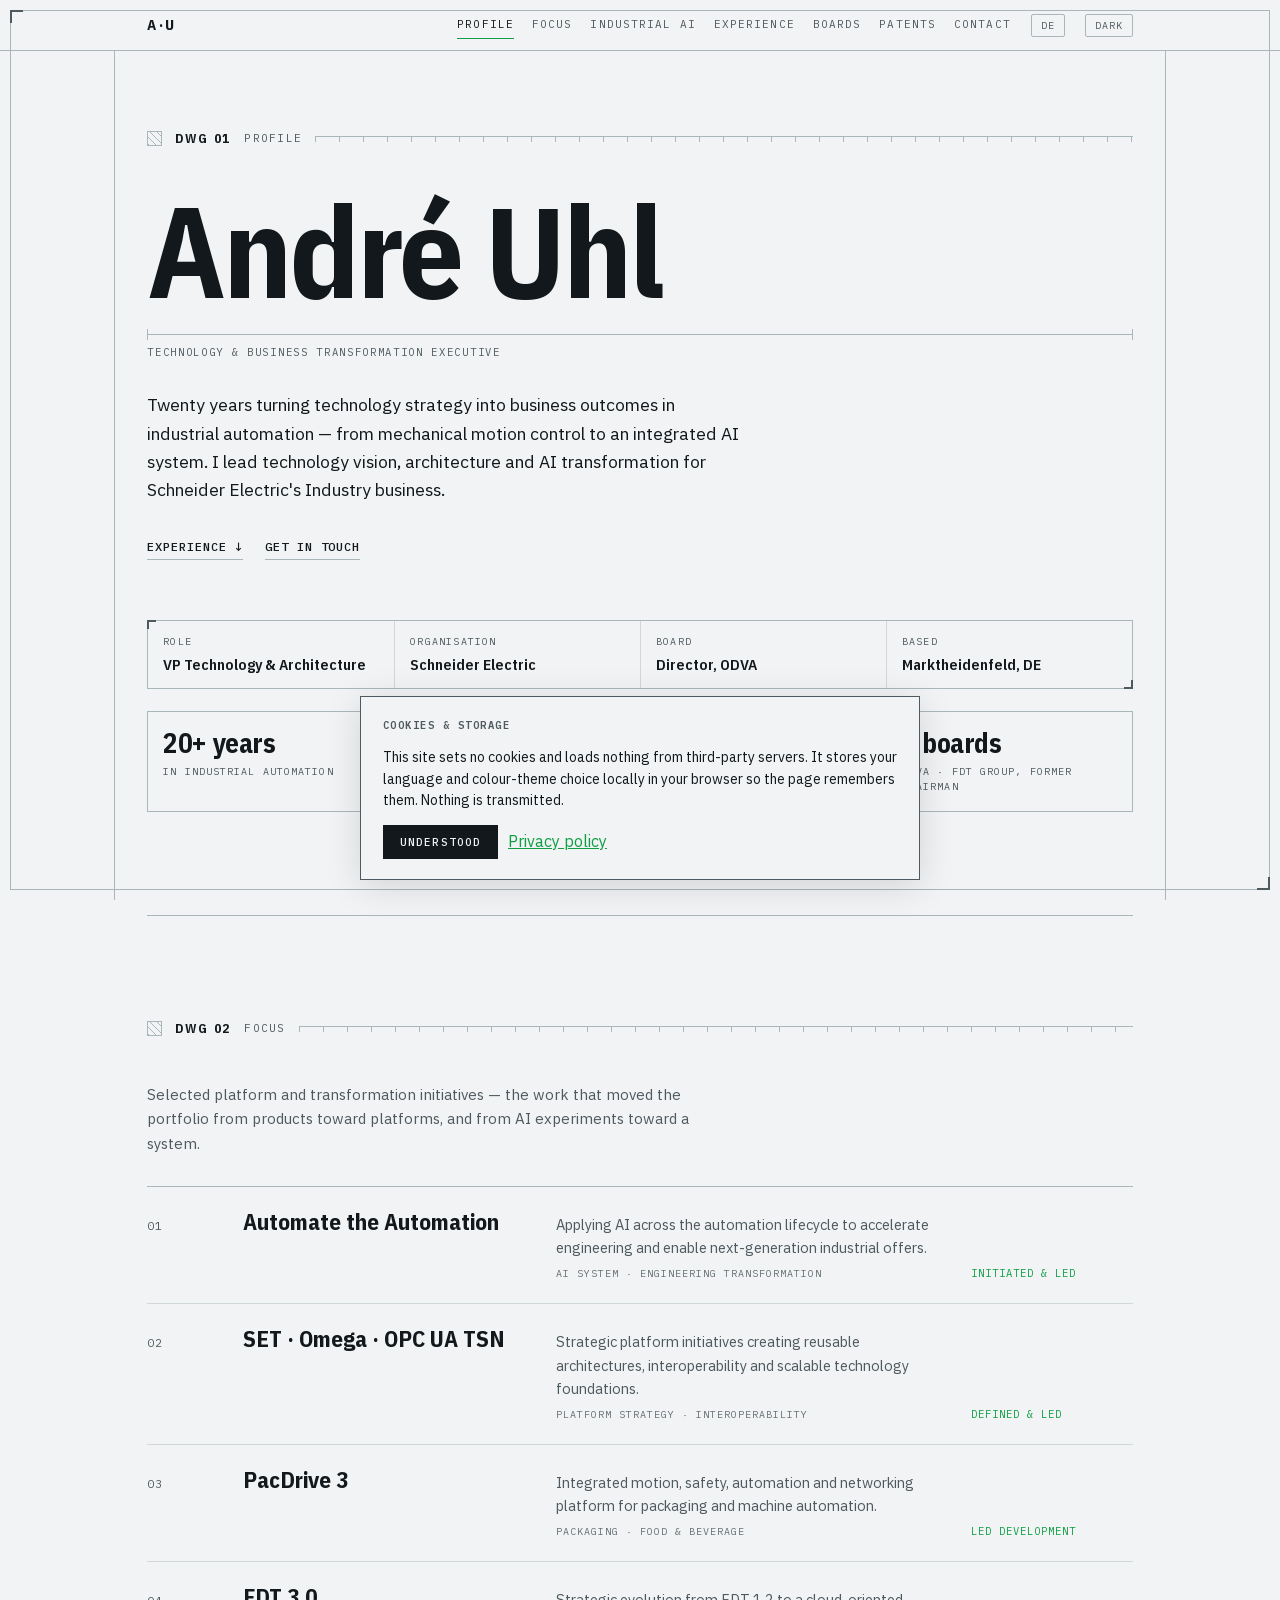
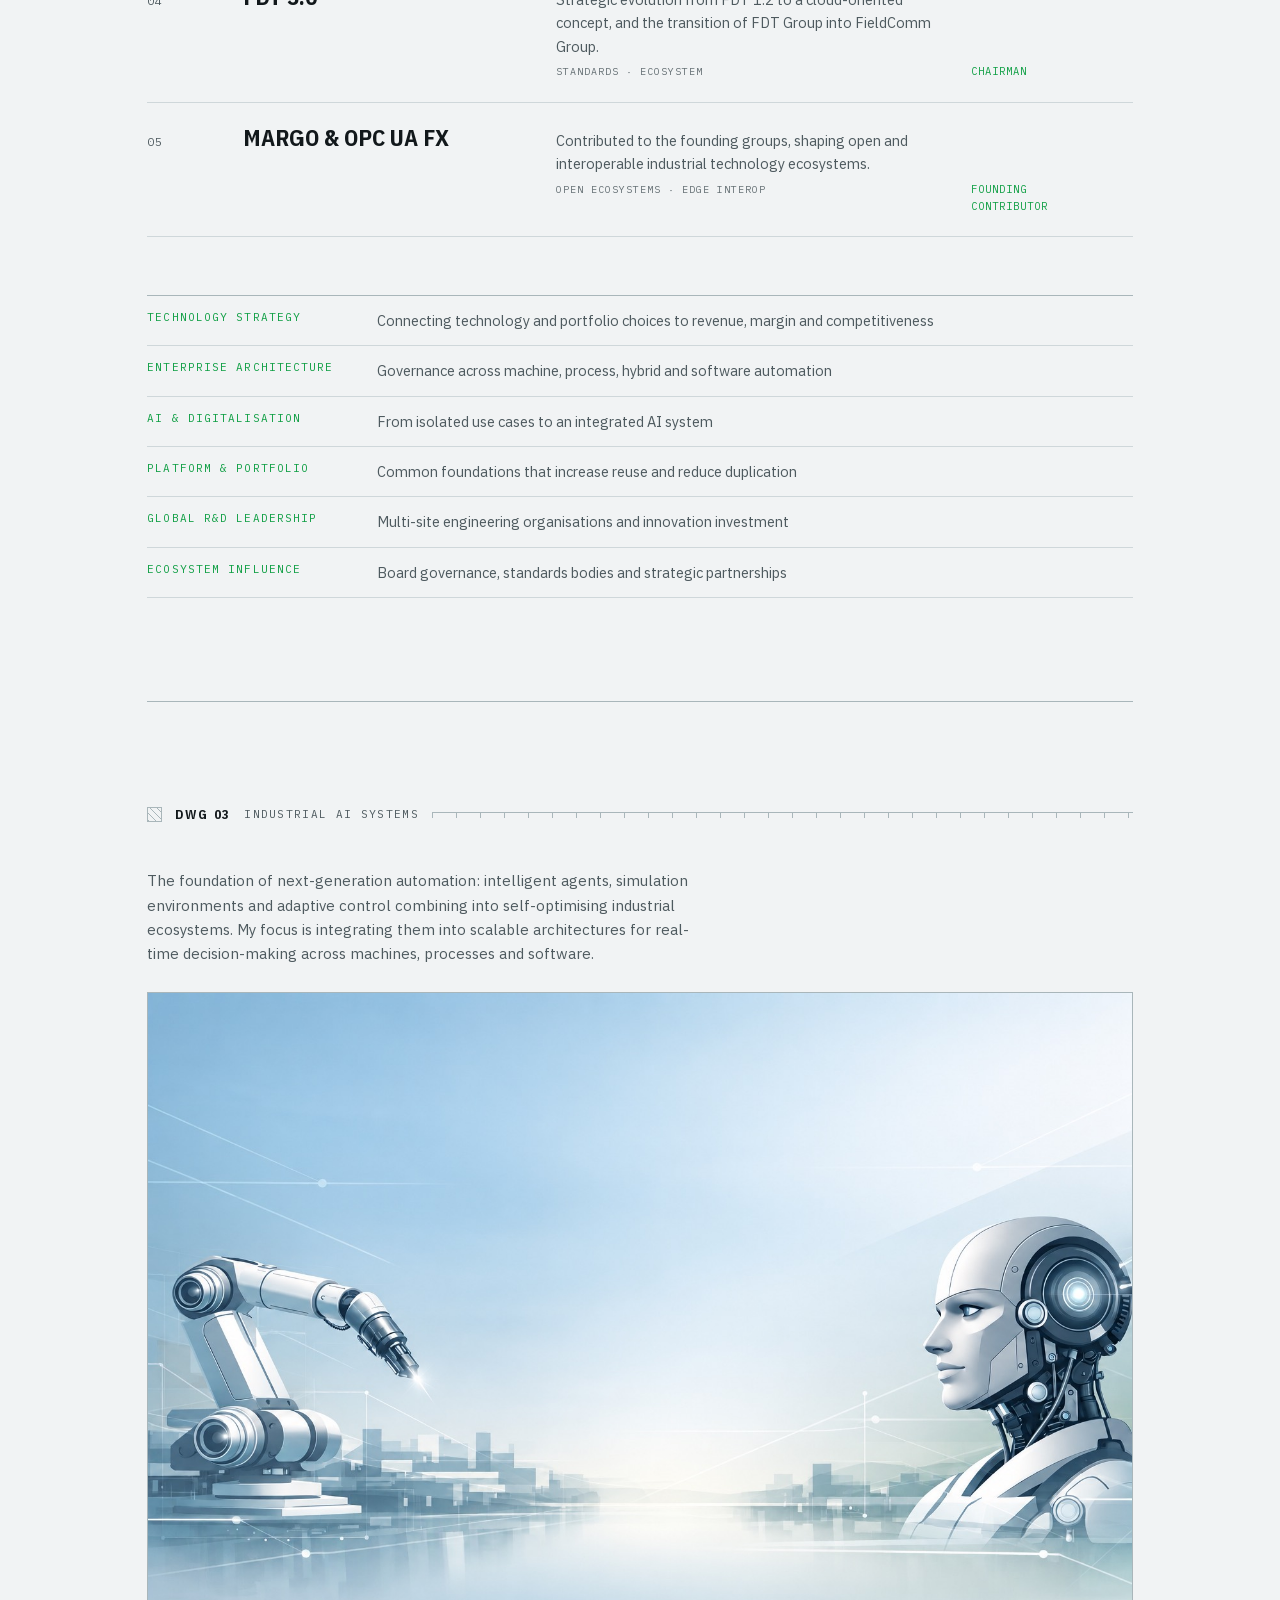
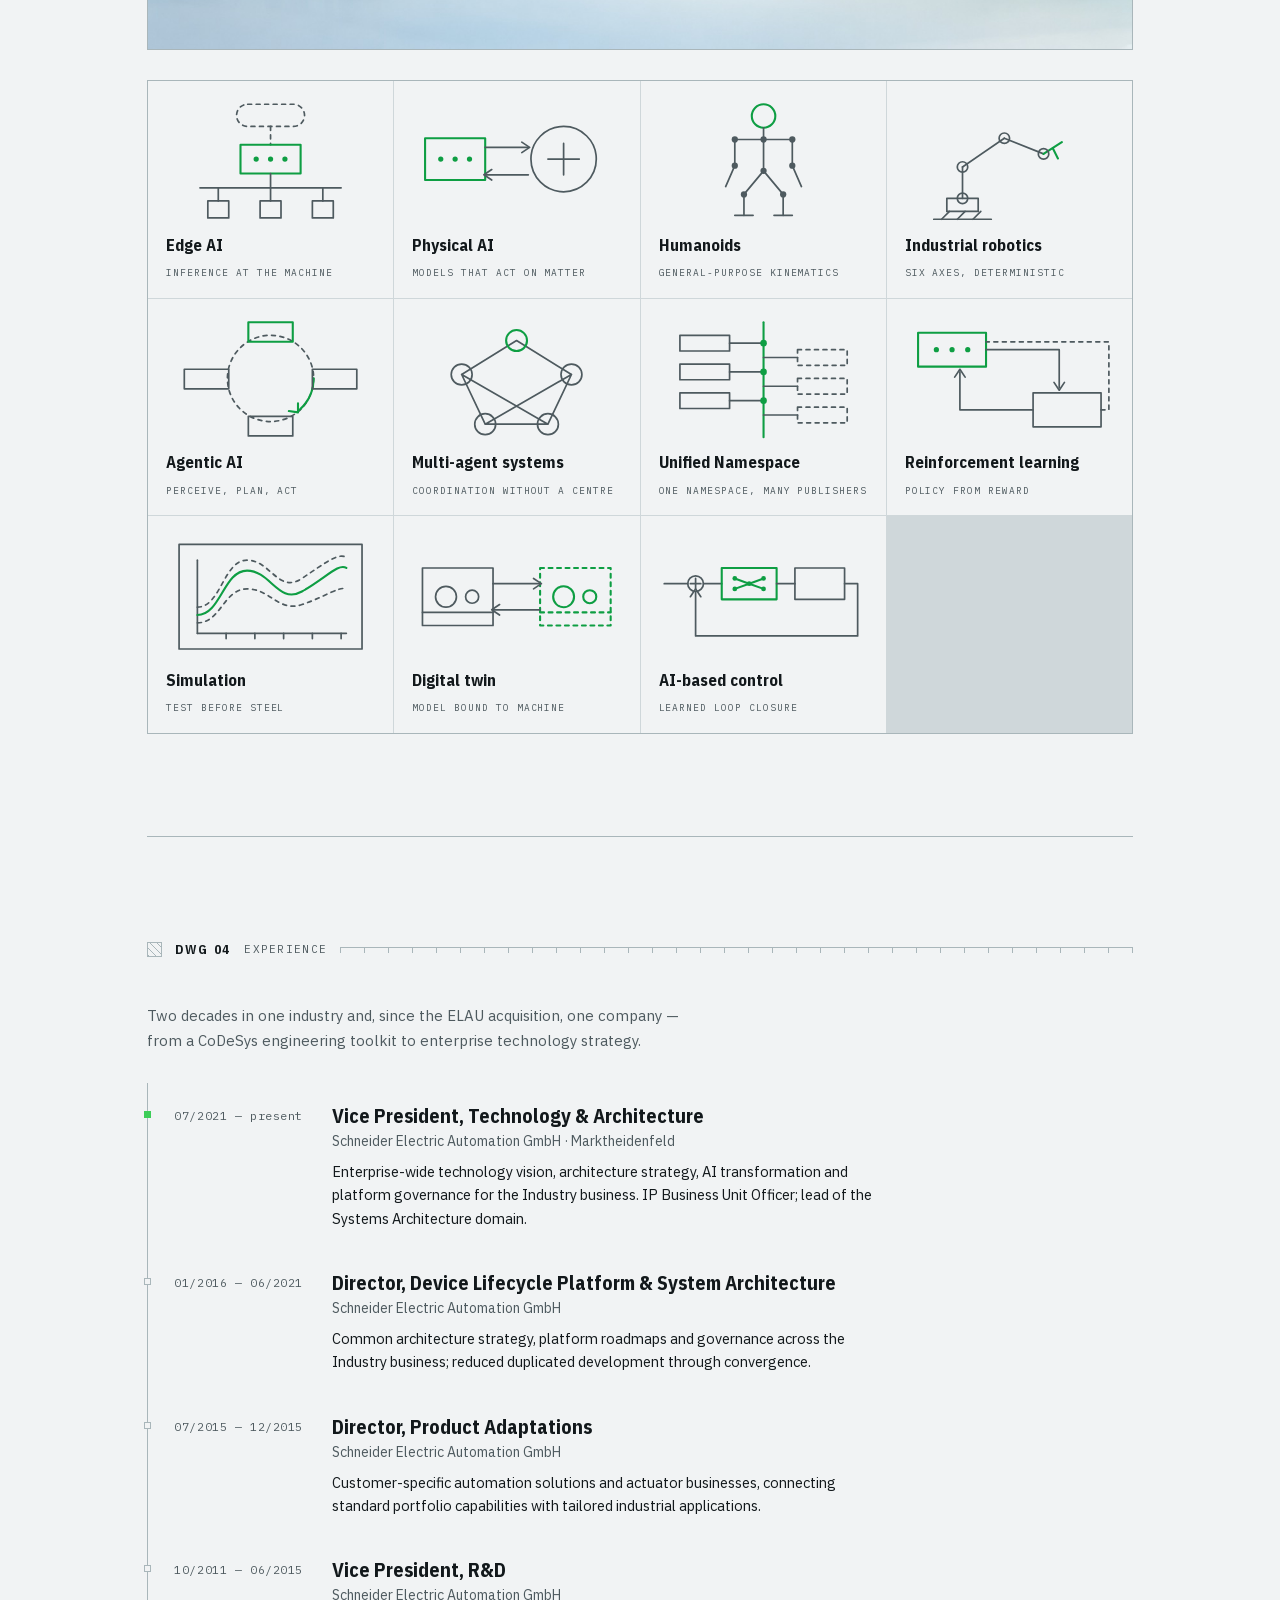
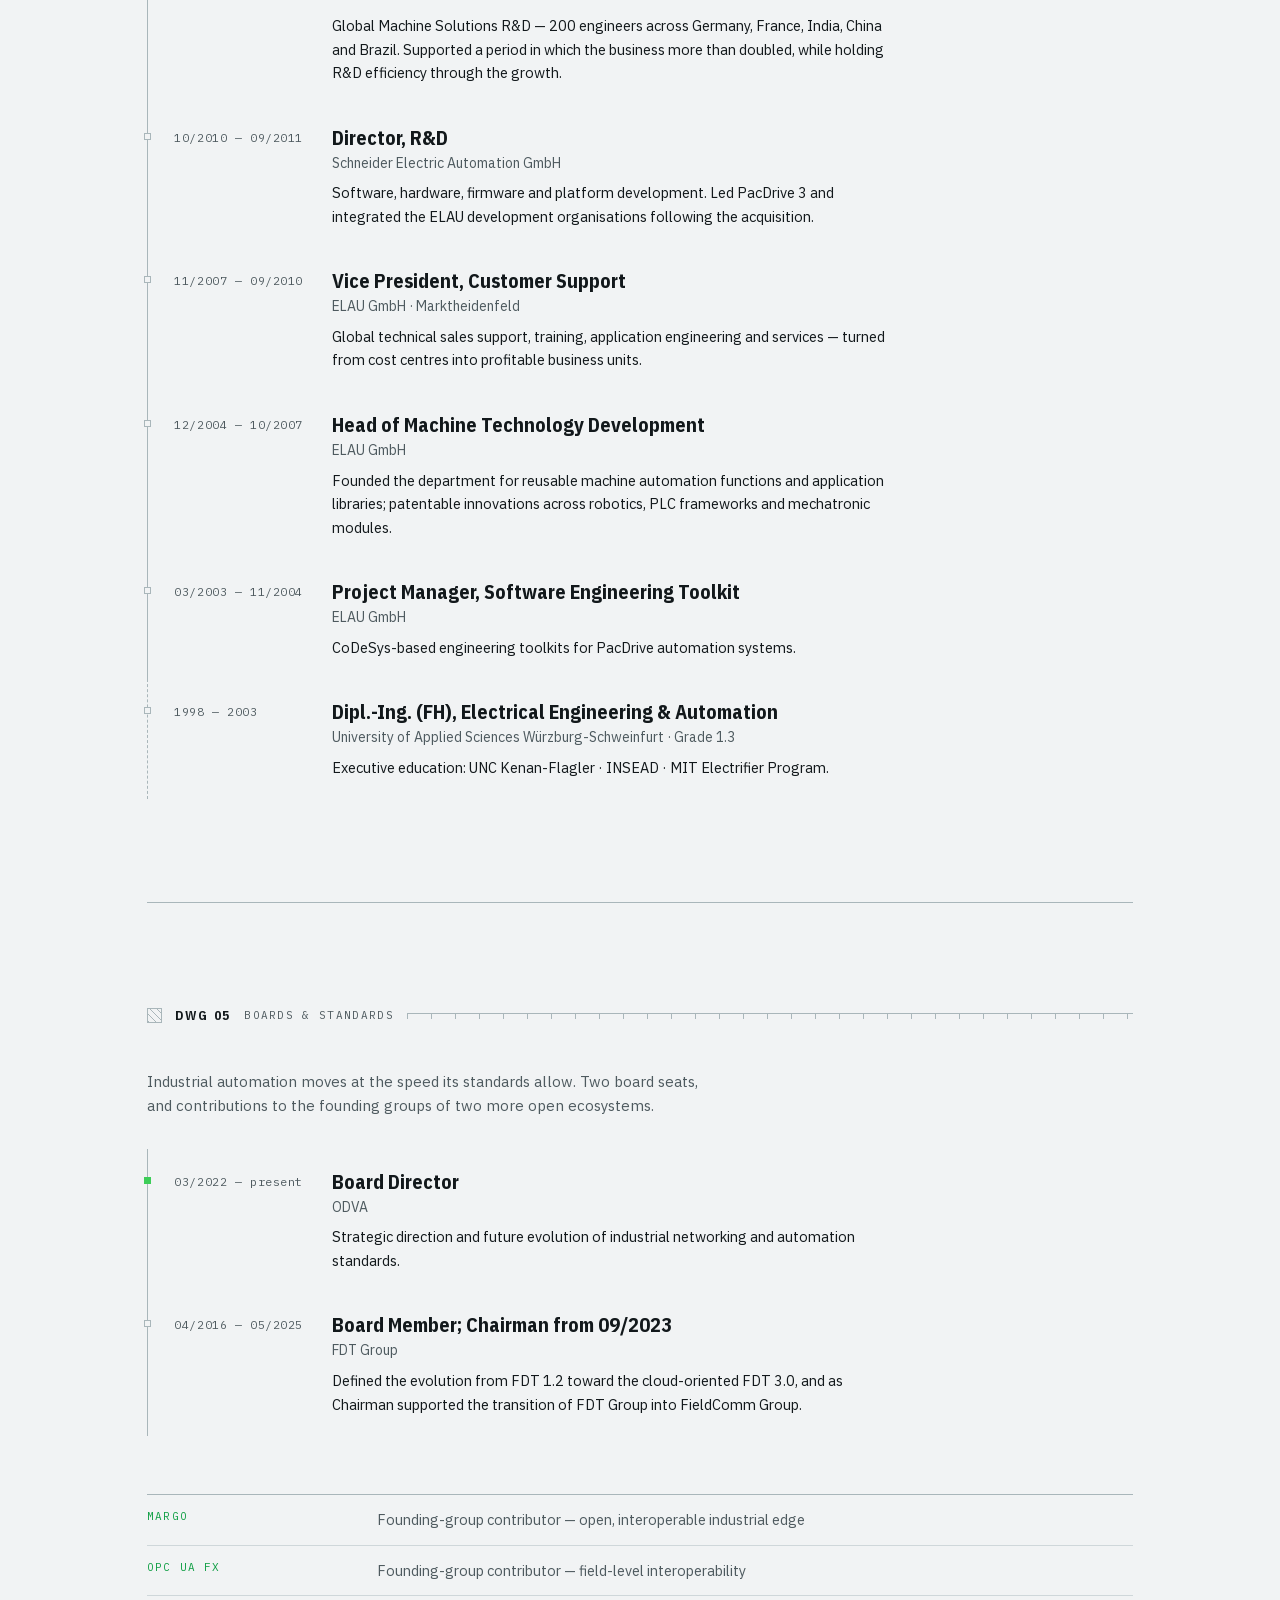
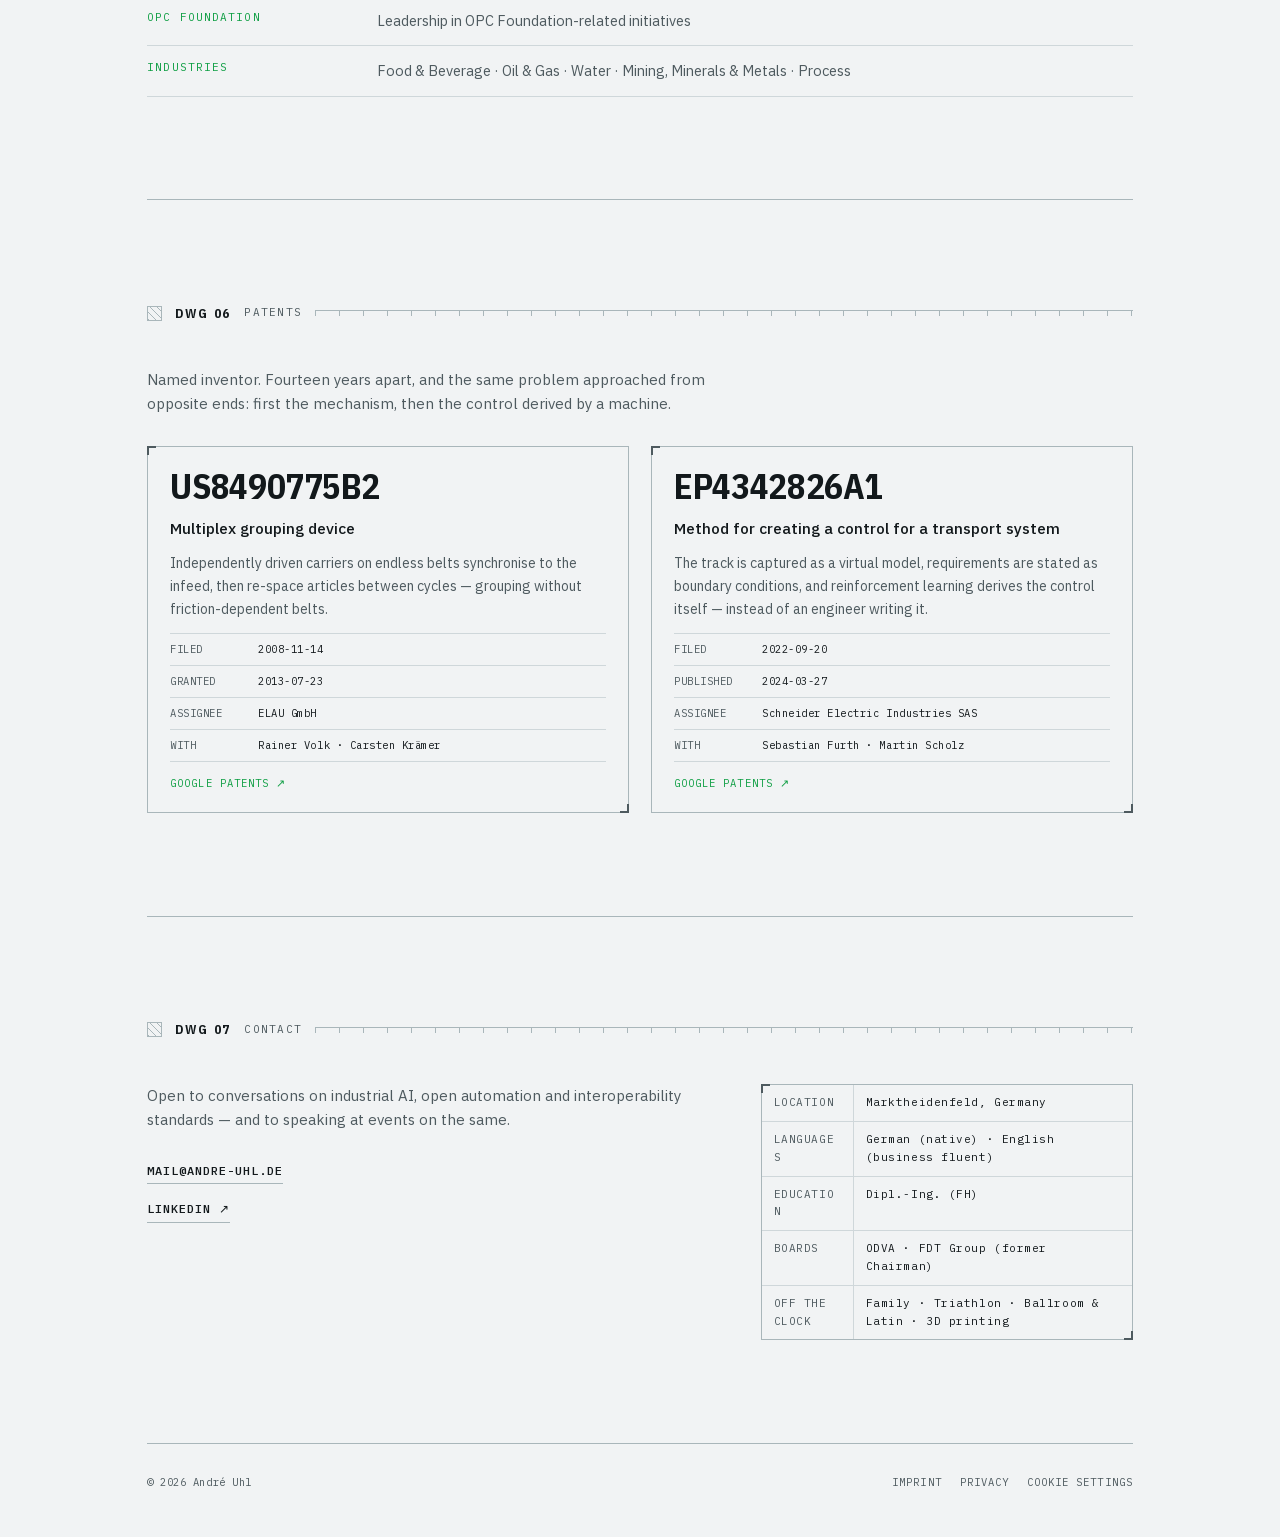
<file: index.html>
<!DOCTYPE html>
<html lang="en">
<head>
<meta charset="utf-8">
<meta name="viewport" content="width=device-width, initial-scale=1">
<title>André Uhl — VP Technology &amp; Architecture, Schneider Electric</title>
<meta name="description" content="André Uhl — Vice President, Technology &amp; Architecture at Schneider Electric. Industrial automation, AI transformation, platform strategy and enterprise architecture.">
<meta name="author" content="André Uhl">
<link rel="canonical" href="https://andre-uhl.de/">
<meta name="theme-color" content="#F1F3F4" media="(prefers-color-scheme: light)">
<meta name="theme-color" content="#0F1518" media="(prefers-color-scheme: dark)">
<link rel="icon" href="data:image/svg+xml,%3Csvg xmlns='http://www.w3.org/2000/svg' viewBox='0 0 64 64'%3E%3Crect width='64' height='64' fill='%230E9E43'/%3E%3Ctext x='32' y='45' font-family='monospace' font-size='30' font-weight='bold' text-anchor='middle' fill='white'%3EAU%3C/text%3E%3C/svg%3E">
<meta property="og:type" content="profile">
<meta property="og:url" content="https://andre-uhl.de/">
<meta property="og:title" content="André Uhl — VP Technology &amp; Architecture, Schneider Electric">
<meta property="og:description" content="Twenty years turning technology strategy into business outcomes in industrial automation — from mechanical motion control to an integrated AI system.">
<meta property="og:locale" content="en_GB">
<meta name="twitter:card" content="summary">
<link rel="preload" href="fonts/ibm-plex-sans-condensed-700.woff2" as="font" type="font/woff2" crossorigin>
<link rel="preload" href="fonts/ibm-plex-sans-400.woff2" as="font" type="font/woff2" crossorigin>

<script>
/* Applied before first paint so a saved theme never flashes the wrong ground. */
(function () {
  try {
    var t = localStorage.getItem('au-theme');
    if (t === 'dark' || t === 'light') document.documentElement.setAttribute('data-theme', t);
  } catch (e) {}
})();
</script>

<link rel="stylesheet" href="style.css?v=3">

</head>
<body>

<a class="skip" href="#profile">Skip to content</a>

<div class="rules" aria-hidden="true"><div class="rules-inner"><span></span></div></div>
<div class="sheet-frame" aria-hidden="true"></div>

<div class="xhair" id="xh" aria-hidden="true">
  <div class="xh-v" id="xhV"></div>
  <div class="xh-h" id="xhH"></div>
  <div class="xh-r" id="xhR">X 0000 · Y 0000</div>
</div>

<div class="gauge" aria-hidden="true">
  <div class="gauge-track"></div>
  <div class="gauge-tick" id="gTick"></div>
  <div class="gauge-pct"  id="gPct">000%</div>
</div>

<header id="hdr">
  <div class="bar">
    <span class="mark">A·U</span>
    <nav id="nav">
      <a href="#profile">Profile</a>
      <a href="#focus">Focus</a>
      <a href="#domains">Industrial AI</a>
      <a href="#experience">Experience</a>
      <a href="#boards">Boards</a>
      <a href="#patents">Patents</a>
      <a href="#contact">Contact</a>
    </nav>
    <button class="toggle" id="langBtn" type="button" aria-label="Sprache wechseln / Switch language">DE</button>
    <button class="toggle" id="themeBtn" type="button" aria-label="Switch colour theme">Dark</button>
  </div>
</header>

<main class="wrap">

  <!-- ============ 01 · PROFILE ============ -->
  <section id="profile" class="hero">
    <div class="sheet-no"><em aria-hidden="true"></em><b>DWG 01</b><i>Profile</i><u aria-hidden="true"></u></div>

    <h1><span class="n">André&nbsp;Uhl<span class="ext" aria-hidden="true"><i></i><i></i><b id="wLabel">&nbsp;</b></span></span></h1>

    <div class="dim">
      <div class="dim-line"></div>
      <span class="dim-label">Technology &amp; Business Transformation Executive</span>
    </div>

    <p class="pitch">
      Twenty years turning technology strategy into business outcomes in industrial
      automation — from mechanical motion control to an integrated AI system.
      I lead technology vision, architecture and AI transformation for Schneider
      Electric's Industry business.
    </p>

    <div class="hero-actions">
      <a class="link" href="#experience">Experience ↓</a>
      <a class="link" href="#contact">Get in touch</a>
    </div>

    <dl class="idstrip reg">
      <div><dt>Role</dt><dd>VP Technology &amp; Architecture</dd></div>
      <div><dt>Organisation</dt><dd>Schneider Electric</dd></div>
      <div><dt>Board</dt><dd>Director, ODVA</dd></div>
      <div><dt>Based</dt><dd>Marktheidenfeld, DE</dd></div>
    </dl>

    <div class="metrics">
      <div><b>20+ years</b><span>In industrial automation</span></div>
      <div><b>Doubled</b><span>Machine Solutions business growth supported</span></div>
      <div><b>200 / 5</b><span>Engineers led, across five countries</span></div>
      <div><b>2 boards</b><span>ODVA · FDT Group, former Chairman</span></div>
    </div>
  </section>

  <!-- ============ 02 · FOCUS ============ -->
  <section id="focus">
    <div class="sheet-no"><em aria-hidden="true"></em><b>DWG 02</b><i>Focus</i><u aria-hidden="true"></u></div>
    <p class="lede">
      Selected platform and transformation initiatives — the work that moved the
      portfolio from products toward platforms, and from AI experiments toward a system.
    </p>

    <div class="plist">
      <div class="prow">
        <span class="p-item">01</span>
        <span class="p-name">Automate the Automation</span>
        <span class="p-desc">Applying AI across the automation lifecycle to accelerate engineering and enable next-generation industrial offers.</span>
        <span class="p-spec">AI system · Engineering transformation</span>
        <span class="p-stat">Initiated &amp; led</span>
      </div>
      <div class="prow">
        <span class="p-item">02</span>
        <span class="p-name">SET · Omega · OPC UA TSN</span>
        <span class="p-desc">Strategic platform initiatives creating reusable architectures, interoperability and scalable technology foundations.</span>
        <span class="p-spec">Platform strategy · Interoperability</span>
        <span class="p-stat">Defined &amp; led</span>
      </div>
      <div class="prow">
        <span class="p-item">03</span>
        <span class="p-name">PacDrive 3</span>
        <span class="p-desc">Integrated motion, safety, automation and networking platform for packaging and machine automation.</span>
        <span class="p-spec">Packaging · Food &amp; Beverage</span>
        <span class="p-stat">Led development</span>
      </div>
      <div class="prow">
        <span class="p-item">04</span>
        <span class="p-name">FDT 3.0</span>
        <span class="p-desc">Strategic evolution from FDT 1.2 to a cloud-oriented concept, and the transition of FDT Group into FieldComm Group.</span>
        <span class="p-spec">Standards · Ecosystem</span>
        <span class="p-stat">Chairman</span>
      </div>
      <div class="prow">
        <span class="p-item">05</span>
        <span class="p-name">MARGO &amp; OPC UA FX</span>
        <span class="p-desc">Contributed to the founding groups, shaping open and interoperable industrial technology ecosystems.</span>
        <span class="p-spec">Open ecosystems · Edge interop</span>
        <span class="p-stat">Founding contributor</span>
      </div>
    </div>

    <dl class="caps">
      <div class="cap"><dt>Technology strategy</dt><dd>Connecting technology and portfolio choices to revenue, margin and competitiveness</dd></div>
      <div class="cap"><dt>Enterprise architecture</dt><dd>Governance across machine, process, hybrid and software automation</dd></div>
      <div class="cap"><dt>AI &amp; digitalisation</dt><dd>From isolated use cases to an integrated AI system</dd></div>
      <div class="cap"><dt>Platform &amp; portfolio</dt><dd>Common foundations that increase reuse and reduce duplication</dd></div>
      <div class="cap"><dt>Global R&amp;D leadership</dt><dd>Multi-site engineering organisations and innovation investment</dd></div>
      <div class="cap"><dt>Ecosystem influence</dt><dd>Board governance, standards bodies and strategic partnerships</dd></div>
    </dl>
  </section>


  <!-- ============ 03 · DOMAINS ============ -->
  <section id="domains">
    <div class="sheet-no"><em aria-hidden="true"></em><b>DWG 03</b><i>Industrial AI Systems</i><u aria-hidden="true"></u></div>
    <p class="lede">
      The foundation of next-generation automation: intelligent agents, simulation
      environments and adaptive control combining into self-optimising industrial
      ecosystems. My focus is integrating them into scalable architectures for
      real-time decision-making across machines, processes and software.
    </p>

    <figure class="dbanner" id="dbanner">
      <img src="images/industrial-ai.jpg" width="1536" height="1024" loading="lazy" decoding="async"
           alt="An industrial robot arm facing a humanoid robot across an abstract plant landscape.">
    </figure>

    <div class="dgrid">
      <div class="dcard">
        <figure>
          <svg viewBox="0 0 160 96" role="img" aria-label="Edge AI schematic">
  <rect fill="none" class="d ln dash" x="54" y="4" width="52" height="17" rx="8.5"/>
  <path fill="none" class="d ln dash" d="M80 21 v14"/>
  <rect fill="none" class="d ac" x="57" y="35" width="46" height="22"/>
  <circle class="dotac" cx="69" cy="46" r="2"/><circle class="dotac" cx="80" cy="46" r="2"/><circle class="dotac" cx="91" cy="46" r="2"/>
  <path fill="none" class="d ln" d="M80 57 v11"/>
  <path fill="none" class="d ln" d="M26 68 h108"/>
  <path fill="none" class="d ln" d="M40 68 v10 M80 68 v10 M120 68 v10"/>
  <rect fill="none" class="d ln" x="32" y="78" width="16" height="13"/>
  <rect fill="none" class="d ln" x="72" y="78" width="16" height="13"/>
  <rect fill="none" class="d ln" x="112" y="78" width="16" height="13"/>
          </svg>
        </figure>
        <h3>Edge AI</h3>
        <p>Inference at the machine</p>
      </div>
      <div class="dcard">
        <figure>
          <svg viewBox="0 0 160 96" role="img" aria-label="Physical AI schematic">
  <rect fill="none" class="d ac" x="10" y="30" width="46" height="32"/>
  <circle class="dotac" cx="22" cy="46" r="2"/><circle class="dotac" cx="33" cy="46" r="2"/><circle class="dotac" cx="44" cy="46" r="2"/>
  <circle fill="none" class="d ln" cx="116" cy="46" r="25"/>
  <path fill="none" class="d ln" d="M116 34 v24 M104 46 h24"/>
  <path fill="none" class="d ln" d="M56 37 h33"/><path fill="none" class="d ln" d="M84 33 l6 4 -6 4"/>
  <path fill="none" class="d ln" d="M89 58 h-33"/><path fill="none" class="d ln" d="M61 54 l-6 4 6 4"/>
          </svg>
        </figure>
        <h3>Physical AI</h3>
        <p>Models that act on matter</p>
      </div>
      <div class="dcard">
        <figure>
          <svg viewBox="0 0 160 96" role="img" aria-label="Humanoids schematic">
  <circle fill="none" class="d ac" cx="80" cy="13" r="9"/>
  <path fill="none" class="d ln" d="M80 22 v33"/>
  <path fill="none" class="d ln" d="M58 31 h44"/>
  <path fill="none" class="d ln" d="M58 31 v20 M102 31 v20"/>
  <path fill="none" class="d ln" d="M58 51 l-7 16 M102 51 l7 16"/>
  <path fill="none" class="d ln" d="M80 55 l-15 18 M80 55 l15 18"/>
  <path fill="none" class="d ln" d="M65 73 v16 M95 73 v16"/>
  <path fill="none" class="d ln" d="M58 89 h14 M88 89 h14"/>
  <circle class="dot" cx="80" cy="31" r="2.4"/><circle class="dot" cx="58" cy="31" r="2.4"/><circle class="dot" cx="102" cy="31" r="2.4"/>
  <circle class="dot" cx="58" cy="51" r="2.4"/><circle class="dot" cx="102" cy="51" r="2.4"/>
  <circle class="dot" cx="80" cy="55" r="2.4"/><circle class="dot" cx="65" cy="73" r="2.4"/><circle class="dot" cx="95" cy="73" r="2.4"/>
          </svg>
        </figure>
        <h3>Humanoids</h3>
        <p>General-purpose kinematics</p>
      </div>
      <div class="dcard">
        <figure>
          <svg viewBox="0 0 160 96" role="img" aria-label="Industrial robotics schematic">
  <path fill="none" class="d ln" d="M22 92 h44"/>
  <path fill="none" class="d ln" d="M28 92 l6 -6 M40 92 l6 -6 M52 92 l6 -6"/>
  <rect fill="none" class="d ln" x="32" y="76" width="24" height="10"/>
  <path fill="none" class="d ln" d="M44 76 v-24"/>
  <path fill="none" class="d ln" d="M44 52 l32 -22"/>
  <path fill="none" class="d ln" d="M76 30 l30 12"/>
  <path fill="none" class="d ac" d="M106 42 l14 -9 M113 37.5 l4 8"/>
  <circle fill="none" class="d ln" cx="44" cy="76" r="4"/>
  <circle fill="none" class="d ln" cx="44" cy="52" r="4"/>
  <circle fill="none" class="d ln" cx="76" cy="30" r="4"/>
  <circle fill="none" class="d ln" cx="106" cy="42" r="4"/>
          </svg>
        </figure>
        <h3>Industrial robotics</h3>
        <p>Six axes, deterministic</p>
      </div>
      <div class="dcard">
        <figure>
          <svg viewBox="0 0 160 96" role="img" aria-label="Agentic AI schematic">
  <circle fill="none" class="d ln dash" cx="80" cy="47" r="33"/>
  <path fill="none" class="d ac" d="M113 47 a33 33 0 0 1 -12 25"/>
  <path fill="none" class="d ac" d="M101 66 l0 7 -7 -1"/>
  <rect fill="none" class="d ac" x="63" y="4" width="34" height="15"/>
  <rect fill="none" class="d ln" x="112" y="40" width="34" height="15"/>
  <rect fill="none" class="d ln" x="63" y="76" width="34" height="15"/>
  <rect fill="none" class="d ln" x="14" y="40" width="34" height="15"/>
          </svg>
        </figure>
        <h3>Agentic AI</h3>
        <p>Perceive, plan, act</p>
      </div>
      <div class="dcard">
        <figure>
          <svg viewBox="0 0 160 96" role="img" aria-label="Multi-agent systems schematic">
  <path fill="none" class="d ln" d="M80 18 L38 44 M80 18 L122 44 M38 44 L56 82 M122 44 L104 82 M56 82 L104 82 M38 44 L104 82 M122 44 L56 82"/>
  <circle fill="none" class="d ac" cx="80" cy="18" r="8"/>
  <circle fill="none" class="d ln" cx="38" cy="44" r="8"/>
  <circle fill="none" class="d ln" cx="122" cy="44" r="8"/>
  <circle fill="none" class="d ln" cx="56" cy="82" r="8"/>
  <circle fill="none" class="d ln" cx="104" cy="82" r="8"/>
          </svg>
        </figure>
        <h3>Multi-agent systems</h3>
        <p>Coordination without a centre</p>
      </div>
      <div class="dcard">
        <figure>
          <svg viewBox="0 0 160 96" role="img" aria-label="Unified Namespace schematic">
  <path fill="none" class="d ac" d="M80 4 v88"/>
  <path fill="none" class="d ln" d="M80 20 h-26 M80 42 h-26 M80 64 h-26"/>
  <path fill="none" class="d ln" d="M80 31 h26 M80 53 h26 M80 75 h26"/>
  <rect fill="none" class="d ln" x="16" y="14" width="38" height="12"/>
  <rect fill="none" class="d ln" x="16" y="36" width="38" height="12"/>
  <rect fill="none" class="d ln" x="16" y="58" width="38" height="12"/>
  <rect fill="none" class="d ln dash" x="106" y="25" width="38" height="12"/>
  <rect fill="none" class="d ln dash" x="106" y="47" width="38" height="12"/>
  <rect fill="none" class="d ln dash" x="106" y="69" width="38" height="12"/>
  <circle class="dotac" cx="80" cy="20" r="2.5"/><circle class="dotac" cx="80" cy="42" r="2.5"/><circle class="dotac" cx="80" cy="64" r="2.5"/>
          </svg>
        </figure>
        <h3>Unified Namespace</h3>
        <p>One namespace, many publishers</p>
      </div>
      <div class="dcard">
        <figure>
          <svg viewBox="0 0 160 96" role="img" aria-label="Reinforcement learning schematic">
  <rect fill="none" class="d ac" x="10" y="12" width="52" height="26"/>
  <rect fill="none" class="d ln" x="98" y="58" width="52" height="26"/>
  <path fill="none" class="d ln" d="M62 25 h56 v29"/><path fill="none" class="d ln" d="M114 50 l4 6 4 -6"/>
  <path fill="none" class="d ln" d="M98 71 H42 v-29"/><path fill="none" class="d ln" d="M38 46 l4 -6 4 6"/>
  <path fill="none" class="d ln dash" d="M150 71 h6 v-52 H62"/>
  <circle class="dotac" cx="24" cy="25" r="2"/><circle class="dotac" cx="36" cy="25" r="2"/><circle class="dotac" cx="48" cy="25" r="2"/>
          </svg>
        </figure>
        <h3>Reinforcement learning</h3>
        <p>Policy from reward</p>
      </div>
      <div class="dcard">
        <figure>
          <svg viewBox="0 0 160 96" role="img" aria-label="Simulation schematic">
  <rect fill="none" class="d ln" x="10" y="8" width="140" height="80"/>
  <path fill="none" class="d ln" d="M24 76 h114"/>
  <path fill="none" class="d ln" d="M24 76 V20"/>
  <path fill="none" class="d ln" d="M46 76 v4 M68 76 v4 M90 76 v4 M112 76 v4 M134 76 v4"/>
  <path fill="none" class="d ac" d="M24 62 C42 62 44 28 62 28 S86 54 104 44 132 22 138 26"/>
  <path fill="none" class="d ln dash" d="M24 68 C42 68 44 42 62 42 S86 60 104 54 132 40 138 42"/>
  <path fill="none" class="d ln dash" d="M24 56 C42 56 44 20 62 20 S86 46 104 34 132 14 138 18"/>
          </svg>
        </figure>
        <h3>Simulation</h3>
        <p>Test before steel</p>
      </div>
      <div class="dcard">
        <figure>
          <svg viewBox="0 0 160 96" role="img" aria-label="Digital twin schematic">
  <rect fill="none" class="d ln" x="8" y="26" width="54" height="44"/>
  <circle fill="none" class="d ln" cx="26" cy="48" r="8"/><circle fill="none" class="d ln" cx="46" cy="48" r="5"/>
  <path fill="none" class="d ln" d="M8 60 h54"/>
  <rect fill="none" class="d ac dash" x="98" y="26" width="54" height="44"/>
  <circle fill="none" class="d ac" cx="116" cy="48" r="8"/><circle fill="none" class="d ac" cx="136" cy="48" r="5"/>
  <path fill="none" class="d ac dash" d="M98 60 h54"/>
  <path fill="none" class="d ln" d="M62 38 h36"/><path fill="none" class="d ln" d="M93 34 l6 4 -6 4"/>
  <path fill="none" class="d ln" d="M98 58 h-36"/><path fill="none" class="d ln" d="M67 54 l-6 4 6 4"/>
          </svg>
        </figure>
        <h3>Digital twin</h3>
        <p>Model bound to machine</p>
      </div>
      <div class="dcard">
        <figure>
          <svg viewBox="0 0 160 96" role="img" aria-label="AI-based control schematic">
  <path fill="none" class="d ln" d="M4 38 h18"/>
  <circle fill="none" class="d ln" cx="28" cy="38" r="6"/>
  <path fill="none" class="d ln" d="M24 38 h8 M28 34 v8"/>
  <path fill="none" class="d ln" d="M34 38 h14"/>
  <rect fill="none" class="d ac" x="48" y="26" width="42" height="24"/>
  <circle class="dotac" cx="58" cy="34" r="1.8"/><circle class="dotac" cx="58" cy="42" r="1.8"/>
  <circle class="dotac" cx="69" cy="38" r="1.8"/>
  <circle class="dotac" cx="80" cy="34" r="1.8"/><circle class="dotac" cx="80" cy="42" r="1.8"/>
  <path fill="none" class="d ac" d="M58 34 L69 38 L58 42 M69 38 L80 34 M69 38 L80 42"/>
  <path fill="none" class="d ln" d="M90 38 h14"/>
  <rect fill="none" class="d ln" x="104" y="26" width="38" height="24"/>
  <path fill="none" class="d ln" d="M142 38 h10 v40 H28 v-34"/>
  <path fill="none" class="d ln" d="M24 48 l4 -6 4 6"/>
          </svg>
        </figure>
        <h3>AI-based control</h3>
        <p>Learned loop closure</p>
      </div>
    </div>
  </section>

  <!-- ============ 04 · EXPERIENCE ============ -->
  <section id="experience">
    <div class="sheet-no"><em aria-hidden="true"></em><b>DWG 04</b><i>Experience</i><u aria-hidden="true"></u></div>
    <p class="lede">
      Two decades in one industry and, since the ELAU acquisition, one company —
      from a CoDeSys engineering toolkit to enterprise technology strategy.
    </p>

    <div class="tl">
      <div class="trow now">
        <span class="t-year">07/2021 — present</span>
        <span>
          <span class="t-role">Vice President, Technology &amp; Architecture</span>
          <span class="t-org">Schneider Electric Automation GmbH · Marktheidenfeld</span>
          <span class="t-note">Enterprise-wide technology vision, architecture strategy, AI transformation and platform governance for the Industry business. IP Business Unit Officer; lead of the Systems Architecture domain.</span>
        </span>
      </div>
      <div class="trow">
        <span class="t-year">01/2016 — 06/2021</span>
        <span>
          <span class="t-role">Director, Device Lifecycle Platform &amp; System Architecture</span>
          <span class="t-org">Schneider Electric Automation GmbH</span>
          <span class="t-note">Common architecture strategy, platform roadmaps and governance across the Industry business; reduced duplicated development through convergence.</span>
        </span>
      </div>
      <div class="trow">
        <span class="t-year">07/2015 — 12/2015</span>
        <span>
          <span class="t-role">Director, Product Adaptations</span>
          <span class="t-org">Schneider Electric Automation GmbH</span>
          <span class="t-note">Customer-specific automation solutions and actuator businesses, connecting standard portfolio capabilities with tailored industrial applications.</span>
        </span>
      </div>
      <div class="trow">
        <span class="t-year">10/2011 — 06/2015</span>
        <span>
          <span class="t-role">Vice President, R&amp;D</span>
          <span class="t-org">Schneider Electric Automation GmbH</span>
          <span class="t-note">Global Machine Solutions R&amp;D — 200 engineers across Germany, France, India, China and Brazil. Supported a period in which the business more than doubled, while holding R&amp;D efficiency through the growth.</span>
        </span>
      </div>
      <div class="trow">
        <span class="t-year">10/2010 — 09/2011</span>
        <span>
          <span class="t-role">Director, R&amp;D</span>
          <span class="t-org">Schneider Electric Automation GmbH</span>
          <span class="t-note">Software, hardware, firmware and platform development. Led PacDrive 3 and integrated the ELAU development organisations following the acquisition.</span>
        </span>
      </div>
      <div class="trow">
        <span class="t-year">11/2007 — 09/2010</span>
        <span>
          <span class="t-role">Vice President, Customer Support</span>
          <span class="t-org">ELAU GmbH · Marktheidenfeld</span>
          <span class="t-note">Global technical sales support, training, application engineering and services — turned from cost centres into profitable business units.</span>
        </span>
      </div>
      <div class="trow">
        <span class="t-year">12/2004 — 10/2007</span>
        <span>
          <span class="t-role">Head of Machine Technology Development</span>
          <span class="t-org">ELAU GmbH</span>
          <span class="t-note">Founded the department for reusable machine automation functions and application libraries; patentable innovations across robotics, PLC frameworks and mechatronic modules.</span>
        </span>
      </div>
      <div class="trow">
        <span class="t-year">03/2003 — 11/2004</span>
        <span>
          <span class="t-role">Project Manager, Software Engineering Toolkit</span>
          <span class="t-org">ELAU GmbH</span>
          <span class="t-note">CoDeSys-based engineering toolkits for PacDrive automation systems.</span>
        </span>
      </div>
      <div class="trow edu">
        <span class="t-year">1998 — 2003</span>
        <span>
          <span class="t-role">Dipl.-Ing. (FH), Electrical Engineering &amp; Automation</span>
          <span class="t-org">University of Applied Sciences Würzburg-Schweinfurt · Grade 1.3</span>
          <span class="t-note">Executive education: UNC Kenan-Flagler · INSEAD · MIT Electrifier Program.</span>
        </span>
      </div>
    </div>
  </section>

  <!-- ============ 05 · BOARDS ============ -->
  <section id="boards">
    <div class="sheet-no"><em aria-hidden="true"></em><b>DWG 05</b><i>Boards &amp; Standards</i><u aria-hidden="true"></u></div>
    <p class="lede">
      Industrial automation moves at the speed its standards allow. Two board seats,
      and contributions to the founding groups of two more open ecosystems.
    </p>

    <div class="tl">
      <div class="trow now">
        <span class="t-year">03/2022 — present</span>
        <span>
          <span class="t-role">Board Director</span>
          <span class="t-org">ODVA</span>
          <span class="t-note">Strategic direction and future evolution of industrial networking and automation standards.</span>
        </span>
      </div>
      <div class="trow">
        <span class="t-year">04/2016 — 05/2025</span>
        <span>
          <span class="t-role">Board Member; Chairman from 09/2023</span>
          <span class="t-org">FDT Group</span>
          <span class="t-note">Defined the evolution from FDT 1.2 toward the cloud-oriented FDT 3.0, and as Chairman supported the transition of FDT Group into FieldComm Group.</span>
        </span>
      </div>
    </div>

    <dl class="caps">
      <div class="cap"><dt>MARGO</dt><dd>Founding-group contributor — open, interoperable industrial edge</dd></div>
      <div class="cap"><dt>OPC UA FX</dt><dd>Founding-group contributor — field-level interoperability</dd></div>
      <div class="cap"><dt>OPC Foundation</dt><dd>Leadership in OPC Foundation-related initiatives</dd></div>
      <div class="cap"><dt>Industries</dt><dd>Food &amp; Beverage · Oil &amp; Gas · Water · Mining, Minerals &amp; Metals · Process</dd></div>
    </dl>
  </section>

  <!-- ============ 06 · PATENTS ============ -->
  <section id="patents">
    <div class="sheet-no"><em aria-hidden="true"></em><b>DWG 06</b><i>Patents</i><u aria-hidden="true"></u></div>
    <p class="lede">
      Named inventor. Fourteen years apart, and the same problem approached from
      opposite ends: first the mechanism, then the control derived by a machine.
    </p>

    <div class="pats">
      <a class="pat reg" href="https://patents.google.com/patent/US8490775B2/en" rel="noopener">
        <span class="pat-no">US8490775B2</span>
        <span class="pat-title">Multiplex grouping device</span>
        <p class="pat-sum">
          Independently driven carriers on endless belts synchronise to the infeed, then
          re-space articles between cycles — grouping without friction-dependent belts.
        </p>
        <dl class="pat-meta">
          <dt>Filed</dt><dd>2008-11-14</dd>
          <dt>Granted</dt><dd>2013-07-23</dd>
          <dt>Assignee</dt><dd>ELAU GmbH</dd>
          <dt>With</dt><dd>Rainer Volk · Carsten Krämer</dd>
        </dl>
        <span class="pat-go">Google Patents ↗</span>
      </a>

      <a class="pat reg" href="https://patents.google.com/patent/EP4342826A1/en" rel="noopener">
        <span class="pat-no">EP4342826A1</span>
        <span class="pat-title">Method for creating a control for a transport system</span>
        <p class="pat-sum">
          The track is captured as a virtual model, requirements are stated as boundary
          conditions, and reinforcement learning derives the control itself — instead of
          an engineer writing it.
        </p>
        <dl class="pat-meta">
          <dt>Filed</dt><dd>2022-09-20</dd>
          <dt>Published</dt><dd>2024-03-27</dd>
          <dt>Assignee</dt><dd>Schneider Electric Industries SAS</dd>
          <dt>With</dt><dd>Sebastian Furth · Martin Scholz</dd>
        </dl>
        <span class="pat-go">Google Patents ↗</span>
      </a>
    </div>
  </section>

  <!-- ============ 07 · CONTACT ============ -->
  <section id="contact">
    <div class="sheet-no"><em aria-hidden="true"></em><b>DWG 07</b><i>Contact</i><u aria-hidden="true"></u></div>

    <div class="contact-grid">
      <div>
        <p class="lede">
          Open to conversations on industrial AI, open automation and interoperability
          standards — and to speaking at events on the same.
        </p>
        <div class="contact-links">
          <a class="link" href="mailto:mail@andre-uhl.de">mail@andre-uhl.de</a>
          <a class="link" href="https://de.linkedin.com/in/andre-uhl-8403a011" rel="noopener">LinkedIn ↗</a>
        </div>
      </div>

      <div class="tblock reg">
        <dl>
          <dt>Location</dt><dd>Marktheidenfeld, Germany</dd>
          <dt>Languages</dt><dd>German (native) · English (business fluent)</dd>
          <dt>Education</dt><dd>Dipl.-Ing. (FH)</dd>
          <dt>Boards</dt><dd>ODVA · FDT Group (former Chairman)</dd>
          <dt>Off the clock</dt><dd>Family · Triathlon · Ballroom &amp; Latin · 3D printing</dd>
        </dl>
      </div>
    </div>
  </section>

  <footer>
    <p>© <span id="yr">2026</span> André Uhl</p>
    <nav class="foot-links">
      <a href="impressum.html">Imprint</a>
      <a href="datenschutz.html">Privacy</a>
      <button type="button" id="consentReopen">Cookie settings</button>
    </nav>
  </footer>

</main>

<div class="consent" id="consent" role="region" aria-labelledby="consentTitle" hidden>
  <h2 id="consentTitle">Cookies &amp; storage</h2>
  <p id="consentBody">
    This site sets no cookies and loads nothing from third-party servers. It stores
    your language and colour-theme choice locally in your browser so the page
    remembers them. Nothing is transmitted.
  </p>
  <div class="consent-actions">
    <button class="btn" id="consentAccept" type="button">Understood</button>
    <button class="btn btn-ghost" id="consentReject" type="button" hidden>Essential only</button>
    <a href="datenschutz.html" id="consentMore">Privacy policy</a>
  </div>
</div>

<script>
(function () {
  var root = document.documentElement;
  var btn  = document.getElementById('themeBtn');
  var mqD  = window.matchMedia('(prefers-color-scheme: dark)');
  var mqM  = window.matchMedia('(prefers-reduced-motion: reduce)');

  /* ---- theme -------------------------------------------------- */
  function isDark() {
    var t = root.getAttribute('data-theme');
    return t ? t === 'dark' : mqD.matches;
  }
  function label() { btn.textContent = isDark() ? 'Light' : 'Dark'; }
  label();

  btn.addEventListener('click', function () {
    var next = isDark() ? 'light' : 'dark';
    root.setAttribute('data-theme', next);
    try { localStorage.setItem('au-theme', next); } catch (e) {}
    label();
  });
  mqD.addEventListener('change', label);

  document.getElementById('yr').textContent = new Date().getFullYear();

  /* On phones the banner is cropped to a single subject, alternating per visit. */
  (function () {
    var b = document.getElementById('dbanner');
    if (!b) return;
    function pick() {
      if (window.matchMedia('(max-width: 760px)').matches) {
        if (!b.className.match(/crop-/)) {
          b.classList.add(Math.random() < 0.5 ? 'crop-arm' : 'crop-humanoid');
        }
      } else {
        b.classList.remove('crop-arm', 'crop-humanoid');
      }
    }
    pick();
    window.addEventListener('resize', pick);
  })();

  /* ---- configuration ----------------------------------------- */
  /* Flip to true only when a real analytics tool is added. The notice then
     becomes a genuine two-choice consent gate instead of an FYI. */
  var ANALYTICS_ENABLED = false;

  /* ---- i18n --------------------------------------------------- */
  var DE = {
    "Skip to content": "Zum Inhalt springen",
    "Profile": "Profil",
    "Focus": "Schwerpunkte",
    "Experience": "Werdegang",
    "Boards": "Gremien",
    "Patents": "Patente",
    "Contact": "Kontakt",
    "Dark": "Dunkel",
    "Light": "Hell",
    "Technology & Business Transformation Executive": "Executive für Technologie- und Business-Transformation",
    "Twenty years turning technology strategy into business outcomes in industrial automation — from mechanical motion control to an integrated AI system. I lead technology vision, architecture and AI transformation for Schneider Electric's Industry business.": "Seit zwanzig Jahren übersetze ich Technologiestrategie in messbare Geschäftsergebnisse der industriellen Automatisierung — von mechanischer Antriebstechnik bis zu einem integrierten KI-System. Ich verantworte Technologievision, Architektur und KI-Transformation für das Industriegeschäft von Schneider Electric.",
    "Experience ↓": "Werdegang ↓",
    "Get in touch": "Kontakt aufnehmen",
    "Role": "Position",
    "VP Technology & Architecture": "VP Technologie & Architektur",
    "Organisation": "Unternehmen",
    "Board": "Gremium",
    "Based": "Standort",
    "Engineers led, across five countries": "Geführte Ingenieure in fünf Ländern",
    "Selected platform and transformation initiatives — the work that moved the portfolio from products toward platforms, and from AI experiments toward a system.": "Ausgewählte Plattform- und Transformationsinitiativen — die Arbeit, die das Portfolio von Produkten zu Plattformen geführt hat und von KI-Experimenten zu einem System.",
    "Applying AI across the automation lifecycle to accelerate engineering and enable next-generation industrial offers.": "KI über den gesamten Automatisierungslebenszyklus, um Engineering zu beschleunigen und Angebote der nächsten Generation zu ermöglichen.",
    "AI system · Engineering transformation": "KI-System · Engineering-Transformation",
    "Initiated & led": "Initiiert & geleitet",
    "Strategic platform initiatives creating reusable architectures, interoperability and scalable technology foundations.": "Strategische Plattforminitiativen für wiederverwendbare Architekturen, Interoperabilität und skalierbare Technologiegrundlagen.",
    "Platform strategy · Interoperability": "Plattformstrategie · Interoperabilität",
    "Defined & led": "Definiert & geleitet",
    "Integrated motion, safety, automation and networking platform for packaging and machine automation.": "Integrierte Plattform für Motion, Safety, Automatisierung und Netzwerk für Verpackung und Maschinenautomatisierung.",
    "Packaging · Food & Beverage": "Verpackung · Food & Beverage",
    "Led development": "Entwicklung geleitet",
    "Strategic evolution from FDT 1.2 to a cloud-oriented concept, and the transition of FDT Group into FieldComm Group.": "Strategische Weiterentwicklung von FDT 1.2 zu einem cloud-orientierten Konzept und Überführung der FDT Group in die FieldComm Group.",
    "Standards · Ecosystem": "Standards · Ökosystem",
    "Chairman": "Vorsitzender",
    "Contributed to the founding groups, shaping open and interoperable industrial technology ecosystems.": "Mitwirkung in den Gründungsgruppen zur Gestaltung offener und interoperabler industrieller Technologie-Ökosysteme.",
    "Open ecosystems · Edge interop": "Offene Ökosysteme · Edge-Interoperabilität",
    "Founding contributor": "Gründungsmitglied",
    "Technology strategy": "Technologiestrategie",
    "Connecting technology and portfolio choices to revenue, margin and competitiveness": "Technologie- und Portfolioentscheidungen mit Umsatz, Marge und Wettbewerbsfähigkeit verbinden",
    "Enterprise architecture": "Unternehmensarchitektur",
    "Governance across machine, process, hybrid and software automation": "Governance über Machine-, Process-, Hybrid- und Software-Automatisierung",
    "AI & digitalisation": "KI & Digitalisierung",
    "From isolated use cases to an integrated AI system": "Von isolierten Use Cases zu einem integrierten KI-System",
    "Platform & portfolio": "Plattform & Portfolio",
    "Common foundations that increase reuse and reduce duplication": "Gemeinsame Grundlagen für mehr Wiederverwendung und weniger Doppelarbeit",
    "Global R&D leadership": "Globale F&E-Führung",
    "Multi-site engineering organisations and innovation investment": "Standortübergreifende Engineering-Organisationen und Innovationsinvestitionen",
    "Ecosystem influence": "Einfluss im Ökosystem",
    "Board governance, standards bodies and strategic partnerships": "Gremienarbeit, Standardisierungsorganisationen und strategische Partnerschaften",
    "Two decades in one industry and, since the ELAU acquisition, one company — from a CoDeSys engineering toolkit to enterprise technology strategy.": "Zwei Jahrzehnte in einer Branche und, seit der ELAU-Übernahme, in einem Unternehmen — vom CoDeSys-Engineering-Toolkit zur Technologiestrategie auf Unternehmensebene.",
    "07/2021 — present": "07/2021 — heute",
    "03/2022 — present": "03/2022 — heute",
    "Vice President, Technology & Architecture": "Vice President, Technologie & Architektur",
    "Enterprise-wide technology vision, architecture strategy, AI transformation and platform governance for the Industry business. IP Business Unit Officer; lead of the Systems Architecture domain.": "Unternehmensweite Technologievision, Architekturstrategie, KI-Transformation und Plattform-Governance für das Industriegeschäft. IP Business Unit Officer; Leitung der Domäne Systemarchitektur.",
    "Director, Device Lifecycle Platform & System Architecture": "Director, Device Lifecycle Platform & Systemarchitektur",
    "Common architecture strategy, platform roadmaps and governance across the Industry business; reduced duplicated development through convergence.": "Gemeinsame Architekturstrategie, Plattform-Roadmaps und Governance im Industriegeschäft; weniger Doppelentwicklung durch Konvergenz.",
    "Director, Product Adaptations": "Director, Produktanpassungen",
    "Customer-specific automation solutions and actuator businesses, connecting standard portfolio capabilities with tailored industrial applications.": "Kundenspezifische Automatisierungslösungen und Aktuatorik-Geschäfte — Verbindung von Standardportfolio und maßgeschneiderten industriellen Anwendungen.",
    "Vice President, R&D": "Vice President, F&E",
    "Director, R&D": "Director, F&E",
    "Software, hardware, firmware and platform development. Led PacDrive 3 and integrated the ELAU development organisations following the acquisition.": "Software-, Hardware-, Firmware- und Plattformentwicklung. Leitung von PacDrive 3 und Integration der ELAU-Entwicklungsorganisationen nach der Übernahme.",
    "Vice President, Customer Support": "Vice President, Kundenservice",
    "Global technical sales support, training, application engineering and services — turned from cost centres into profitable business units.": "Globaler technischer Vertriebssupport, Schulung, Applikationstechnik und Services — von Kostenstellen zu profitablen Geschäftseinheiten entwickelt.",
    "Head of Machine Technology Development": "Leiter Maschinentechnologie-Entwicklung",
    "Founded the department for reusable machine automation functions and application libraries; patentable innovations across robotics, PLC frameworks and mechatronic modules.": "Aufbau der Abteilung für wiederverwendbare Maschinenautomatisierungsfunktionen und Applikationsbibliotheken; patentfähige Innovationen in Robotik, SPS-Frameworks und mechatronischen Modulen.",
    "Project Manager, Software Engineering Toolkit": "Projektleiter, Software Engineering Toolkit",
    "CoDeSys-based engineering toolkits for PacDrive automation systems.": "CoDeSys-basierte Engineering-Toolkits für PacDrive-Automatisierungssysteme.",
    "Dipl.-Ing. (FH), Electrical Engineering & Automation": "Dipl.-Ing. (FH), Elektrotechnik & Automatisierung",
    "University of Applied Sciences Würzburg-Schweinfurt · Grade 1.3": "Hochschule für angewandte Wissenschaften Würzburg-Schweinfurt · Note 1,3",
    "Executive education: UNC Kenan-Flagler · INSEAD · MIT Electrifier Program.": "Executive Education: UNC Kenan-Flagler · INSEAD · MIT Electrifier Program.",
    "Boards & Standards": "Gremien & Standards",
    "Industrial automation moves at the speed its standards allow. Two board seats, and contributions to the founding groups of two more open ecosystems.": "Industrielle Automatisierung bewegt sich im Tempo ihrer Standards. Zwei Gremiensitze und Mitwirkung in den Gründungsgruppen zweier weiterer offener Ökosysteme.",
    "Board Director": "Board Director",
    "Strategic direction and future evolution of industrial networking and automation standards.": "Strategische Ausrichtung und Weiterentwicklung industrieller Netzwerk- und Automatisierungsstandards.",
    "Board Member; Chairman from 09/2023": "Board Member; Vorsitzender ab 09/2023",
    "Defined the evolution from FDT 1.2 toward the cloud-oriented FDT 3.0, and as Chairman supported the transition of FDT Group into FieldComm Group.": "Weiterentwicklung von FDT 1.2 zum cloud-orientierten FDT 3.0 definiert und als Vorsitzender die Überführung der FDT Group in die FieldComm Group begleitet.",
    "Founding-group contributor — open, interoperable industrial edge": "Mitwirkung in der Gründungsgruppe — offene, interoperable Industrial Edge",
    "Founding-group contributor — field-level interoperability": "Mitwirkung in der Gründungsgruppe — Interoperabilität auf Feldebene",
    "Leadership in OPC Foundation-related initiatives": "Führungsrolle in Initiativen der OPC Foundation",
    "Industries": "Branchen",
    "Food & Beverage · Oil & Gas · Water · Mining, Minerals & Metals · Process": "Food & Beverage · Öl & Gas · Wasser · Bergbau, Mineralien & Metalle · Prozessindustrie",
    "Named inventor. Fourteen years apart, and the same problem approached from opposite ends: first the mechanism, then the control derived by a machine.": "Als Erfinder benannt. Vierzehn Jahre auseinander und dasselbe Problem von entgegengesetzten Seiten: erst der Mechanismus, dann die von einer Maschine hergeleitete Steuerung.",
    "Multiplex grouping device": "Multiplex-Gruppiervorrichtung",
    "Independently driven carriers on endless belts synchronise to the infeed, then re-space articles between cycles — grouping without friction-dependent belts.": "Unabhängig angetriebene Mitnehmer auf Endlosbändern synchronisieren sich auf den Zulauf und verteilen die Produkte zwischen den Zyklen neu — Gruppieren ohne reibschlüssige Bänder.",
    "Filed": "Angemeldet",
    "Granted": "Erteilt",
    "Assignee": "Anmelder",
    "With": "Mit",
    "Google Patents ↗": "Google Patents ↗",
    "Published": "Veröffentlicht",
    "Method for creating a control for a transport system": "Verfahren zur Erstellung einer Steuerung für ein Transportsystem",
    "The track is captured as a virtual model, requirements are stated as boundary conditions, and reinforcement learning derives the control itself — instead of an engineer writing it.": "Die Strecke wird als virtuelles Modell erfasst, Anforderungen werden als Randbedingungen formuliert, und Reinforcement Learning leitet die Steuerung selbst her — statt dass ein Ingenieur sie schreibt.",
    "Open to conversations on industrial AI, open automation and interoperability standards — and to speaking at events on the same.": "Offen für Gespräche über industrielle KI, offene Automatisierung und Interoperabilitätsstandards — und für Vorträge zu denselben Themen.",
    "Location": "Standort",
    "Languages": "Sprachen",
    "Education": "Ausbildung",
    "Marktheidenfeld, Germany": "Marktheidenfeld, Deutschland",
    "German (native) · English (business fluent)": "Deutsch (Muttersprache) · Englisch (verhandlungssicher)",
    "ODVA · FDT Group (former Chairman)": "ODVA · FDT Group (ehem. Vorsitzender)",
    "Off the clock": "Privat",
    "Family · Triathlon · Ballroom & Latin · 3D printing": "Familie · Triathlon · Standard & Latein · 3D-Druck",
    "Imprint": "Impressum",
    "Privacy": "Datenschutz",
    "Edge AI": "Edge-KI",
    "Inference at the machine": "Inferenz an der Maschine",
    "Physical AI": "Physische KI",
    "Models that act on matter": "Modelle, die auf Materie wirken",
    "Humanoids": "Humanoide",
    "General-purpose kinematics": "Universelle Kinematik",
    "Industrial robotics": "Industrierobotik",
    "Six axes, deterministic": "Sechs Achsen, deterministisch",
    "Agentic AI": "Agentische KI",
    "Perceive, plan, act": "Wahrnehmen, planen, handeln",
    "Multi-agent systems": "Multiagentensysteme",
    "Coordination without a centre": "Koordination ohne Zentrum",
    "Unified Namespace": "Unified Namespace",
    "One namespace, many publishers": "Ein Namensraum, viele Publisher",
    "Reinforcement learning": "Reinforcement Learning",
    "Policy from reward": "Policy aus Belohnung",
    "Simulation": "Simulation",
    "Test before steel": "Testen vor Stahl",
    "Digital twin": "Digitaler Zwilling",
    "Model bound to machine": "Modell an Maschine gebunden",
    "AI-based control": "KI-basierte Regelung",
    "Learned loop closure": "Gelernter Regelkreis",
    "Industrial AI": "Industrielle KI",
    "Industrial AI Systems": "Industrielle KI-Systeme",
    "The foundation of next-generation automation: intelligent agents, simulation environments and adaptive control combining into self-optimising industrial ecosystems. My focus is integrating them into scalable architectures for real-time decision-making across machines, processes and software.": "Die Grundlage der Automatisierung der nächsten Generation: intelligente Agenten, Simulationsumgebungen und adaptive Regelung, die sich zu selbstoptimierenden industriellen Ökosystemen verbinden. Mein Fokus liegt darauf, sie in skalierbare Architekturen zu integrieren — für Echtzeit-Entscheidungen über Maschinen, Prozesse und Software hinweg.",
    "20+ years": "20+ Jahre",
    "In industrial automation": "In der industriellen Automatisierung",
    "Doubled": "Verdoppelt",
    "Machine Solutions business growth supported": "Begleitetes Wachstum des Machine-Solutions-Geschäfts",
    "2 boards": "2 Gremien",
    "ODVA · FDT Group, former Chairman": "ODVA · FDT Group, ehem. Vorsitzender",
    "Global Machine Solutions R&D — 200 engineers across Germany, France, India, China and Brazil. Supported a period in which the business more than doubled, while holding R&D efficiency through the growth.": "Globale F&E für Machine Solutions — 200 Ingenieure in Deutschland, Frankreich, Indien, China und Brasilien. Begleitung einer Phase, in der sich das Geschäft mehr als verdoppelte, bei gehaltener F&E-Effizienz."
  };

  var UI = {
    consentTitle: { en: 'Cookies & storage', de: 'Cookies & Speicherung' },
    consentInfo: {
      en: 'This site sets no cookies and loads nothing from third-party servers. It stores your language and colour-theme choice locally in your browser so the page remembers them. Nothing is transmitted.',
      de: 'Diese Website setzt keine Cookies und lädt nichts von Servern Dritter. Ihre Sprach- und Farbschema-Auswahl wird lokal in Ihrem Browser gespeichert, damit die Seite sie sich merkt. Es werden keine Daten übertragen.'
    },
    consentAsk: {
      en: 'Essential storage keeps your language and theme choice in this browser. We would also like to measure visits anonymously. You choose.',
      de: 'Notwendige Speicherung merkt sich Sprache und Farbschema in diesem Browser. Zusätzlich möchten wir Besuche anonym messen. Sie entscheiden.'
    },
    accept:  { en: 'Understood', de: 'Verstanden' },
    acceptAll: { en: 'Accept all', de: 'Alle akzeptieren' },
    reject:  { en: 'Essential only', de: 'Nur notwendige' },
    more:    { en: 'Privacy policy', de: 'Datenschutzerklärung' },
    imprint: { en: 'Imprint', de: 'Impressum' },
    privacy: { en: 'Privacy', de: 'Datenschutz' },
    cookies: { en: 'Cookie settings', de: 'Cookie-Einstellungen' }
  };

  var origin = new WeakMap();
  function leaves() {
    var out = [];
    Array.prototype.forEach.call(
      document.querySelectorAll('main *, nav a, .skip, footer a, footer button'),
      function (el) { if (!el.children.length && el.textContent.trim()) out.push(el); }
    );
    return out;
  }
  function norm(t) { return t.replace(/\s+/g, ' ').trim(); }

  var lang = 'en';
  function applyLang(next) {
    lang = next;
    document.documentElement.setAttribute('lang', next === 'de' ? 'de' : 'en');
    leaves().forEach(function (el) {
      if (!origin.has(el)) origin.set(el, el.textContent);
      var src = norm(origin.get(el));
      if (next === 'de') { if (DE[src]) el.textContent = DE[src]; }
      else el.textContent = origin.get(el);
    });
    langBtn.textContent = next === 'de' ? 'EN' : 'DE';
    label();
    paintConsentText();
    try { localStorage.setItem('au-lang', next); } catch (e) {}
  }

  var langBtn = document.getElementById('langBtn');
  langBtn.addEventListener('click', function () { applyLang(lang === 'de' ? 'en' : 'de'); });

  /* ---- consent ------------------------------------------------ */
  var box = document.getElementById('consent');
  var cAccept = document.getElementById('consentAccept');
  var cReject = document.getElementById('consentReject');
  var cMore = document.getElementById('consentMore');
  var cTitle = document.getElementById('consentTitle');
  var cBody = document.getElementById('consentBody');
  var cReopen = document.getElementById('consentReopen');

  function t(k) { return UI[k][lang] || UI[k].en; }

  function paintConsentText() {
    cTitle.textContent = t('consentTitle');
    cBody.textContent = ANALYTICS_ENABLED ? t('consentAsk') : t('consentInfo');
    cAccept.textContent = ANALYTICS_ENABLED ? t('acceptAll') : t('accept');
    cReject.textContent = t('reject');
    cReject.hidden = !ANALYTICS_ENABLED;
    cMore.textContent = t('more');
    cReopen.textContent = t('cookies');
    var fl = document.querySelectorAll('.foot-links a');
    if (fl[0]) fl[0].textContent = t('imprint');
    if (fl[1]) fl[1].textContent = t('privacy');
  }

  function store(v) { try { localStorage.setItem('au-consent', v); } catch (e) {} }
  function stored() { try { return localStorage.getItem('au-consent'); } catch (e) { return null; } }

  window.auConsent = { analytics: stored() === 'all' };

  function close(v) { store(v); window.auConsent.analytics = (v === 'all'); box.hidden = true; }

  cAccept.addEventListener('click', function () { close(ANALYTICS_ENABLED ? 'all' : 'ack'); });
  cReject.addEventListener('click', function () { close('essential'); });
  cReopen.addEventListener('click', function () { box.hidden = false; cAccept.focus(); });

  if (!stored()) box.hidden = false;

  /* ---- start in the visitor's language ------------------------ */
  var saved = null;
  try { saved = localStorage.getItem('au-lang'); } catch (e) {}
  if (!saved && (navigator.language || '').toLowerCase().indexOf('de') === 0) saved = 'de';
  applyLang(saved === 'de' ? 'de' : 'en');


  /* ---- scroll gauge + header condense ------------------------ */
  var tick = document.getElementById('gTick');
  var pct  = document.getElementById('gPct');
  var hdr  = document.getElementById('hdr');
  var queued = false;

  function paint() {
    queued = false;
    var span = document.documentElement.scrollHeight - window.innerHeight;
    var p = span > 0 ? Math.min(1, Math.max(0, window.scrollY / span)) : 0;
    var pos = 'calc(' + p + ' * (100% - 14px))';
    tick.style.top = pos;
    pct.style.top  = pos;
    pct.textContent = String(Math.round(p * 100)).padStart(3, '0') + '%';
    hdr.classList.toggle('condensed', window.scrollY > 40);
  }
  function onScroll() { if (!queued) { queued = true; requestAnimationFrame(paint); } }

  paint();
  window.addEventListener('scroll', onScroll, { passive: true });
  window.addEventListener('resize', onScroll);

  /* ---- nav follows the sheet you are reading ------------------ */
  var links = {};
  Array.prototype.forEach.call(document.querySelectorAll('#nav a'), function (a) {
    links[a.getAttribute('href').slice(1)] = a;
  });
  if ('IntersectionObserver' in window) {
    var navObs = new IntersectionObserver(function (entries) {
      entries.forEach(function (e) {
        if (!e.isIntersecting) return;
        var a = links[e.target.id];
        if (!a) return;
        Object.keys(links).forEach(function (k) { links[k].classList.remove('on'); });
        a.classList.add('on');
      });
    }, { rootMargin: '-45% 0px -50% 0px' });
    Array.prototype.forEach.call(document.querySelectorAll('main section'), function (s) { navObs.observe(s); });

    var ruleObs = new IntersectionObserver(function (entries) {
      entries.forEach(function (e) {
        if (e.isIntersecting) { e.target.classList.add('seen'); ruleObs.unobserve(e.target); }
      });
    }, { rootMargin: '0px 0px -12% 0px' });
    Array.prototype.forEach.call(document.querySelectorAll('.sheet-no'), function (s) { ruleObs.observe(s); });
  }

  /* ---- name measurement readout ------------------------------ */
  var nameEl = document.querySelector('h1 .n');
  var wLabel = document.getElementById('wLabel');
  function measure() {
    if (nameEl && wLabel) wLabel.textContent = Math.round(nameEl.getBoundingClientRect().width) + ' PX';
  }
  measure();
  window.addEventListener('resize', measure);
  if (document.fonts && document.fonts.ready) document.fonts.ready.then(measure);

  /* ---- drafting crosshair ------------------------------------ */
  /* Conditions are re-checked on every move, not once at load, so the
     crosshair appears if the window is later widened and disappears if it
     is narrowed — and it survives a load at width 0 (hidden tab). */
  (function () {
    var xh  = document.getElementById('xh');
    var xv  = document.getElementById('xhV');
    var xhh = document.getElementById('xhH');
    var xr  = document.getElementById('xhR');
    var fine = window.matchMedia('(pointer: fine)');
    var mx = 0, my = 0, pending = false;

    function allowed() {
      return fine.matches && !mqM.matches && window.innerWidth >= 1024;
    }

    function draw() {
      pending = false;
      xv.style.transform  = 'translateX(' + mx + 'px)';
      xhh.style.transform = 'translateY(' + my + 'px)';
      var flipX = mx > window.innerWidth - 130;
      var flipY = my > window.innerHeight - 40;
      xr.style.transform = 'translate(' + (mx + (flipX ? -122 : 12)) + 'px,' + (my + (flipY ? -30 : 12)) + 'px)';
      xr.textContent = 'X ' + String(Math.round(mx)).padStart(4, '0') +
                       ' · Y ' + String(Math.round(my)).padStart(4, '0');
    }

    window.addEventListener('mousemove', function (e) {
      if (!allowed()) { xh.classList.remove('on'); return; }
      mx = e.clientX; my = e.clientY;
      xh.classList.add('on');
      if (!pending) { pending = true; requestAnimationFrame(draw); }
    }, { passive: true });

    document.addEventListener('mouseleave', function () { xh.classList.remove('on'); });
  })();

})();
</script>

</body>
</html>
</file>
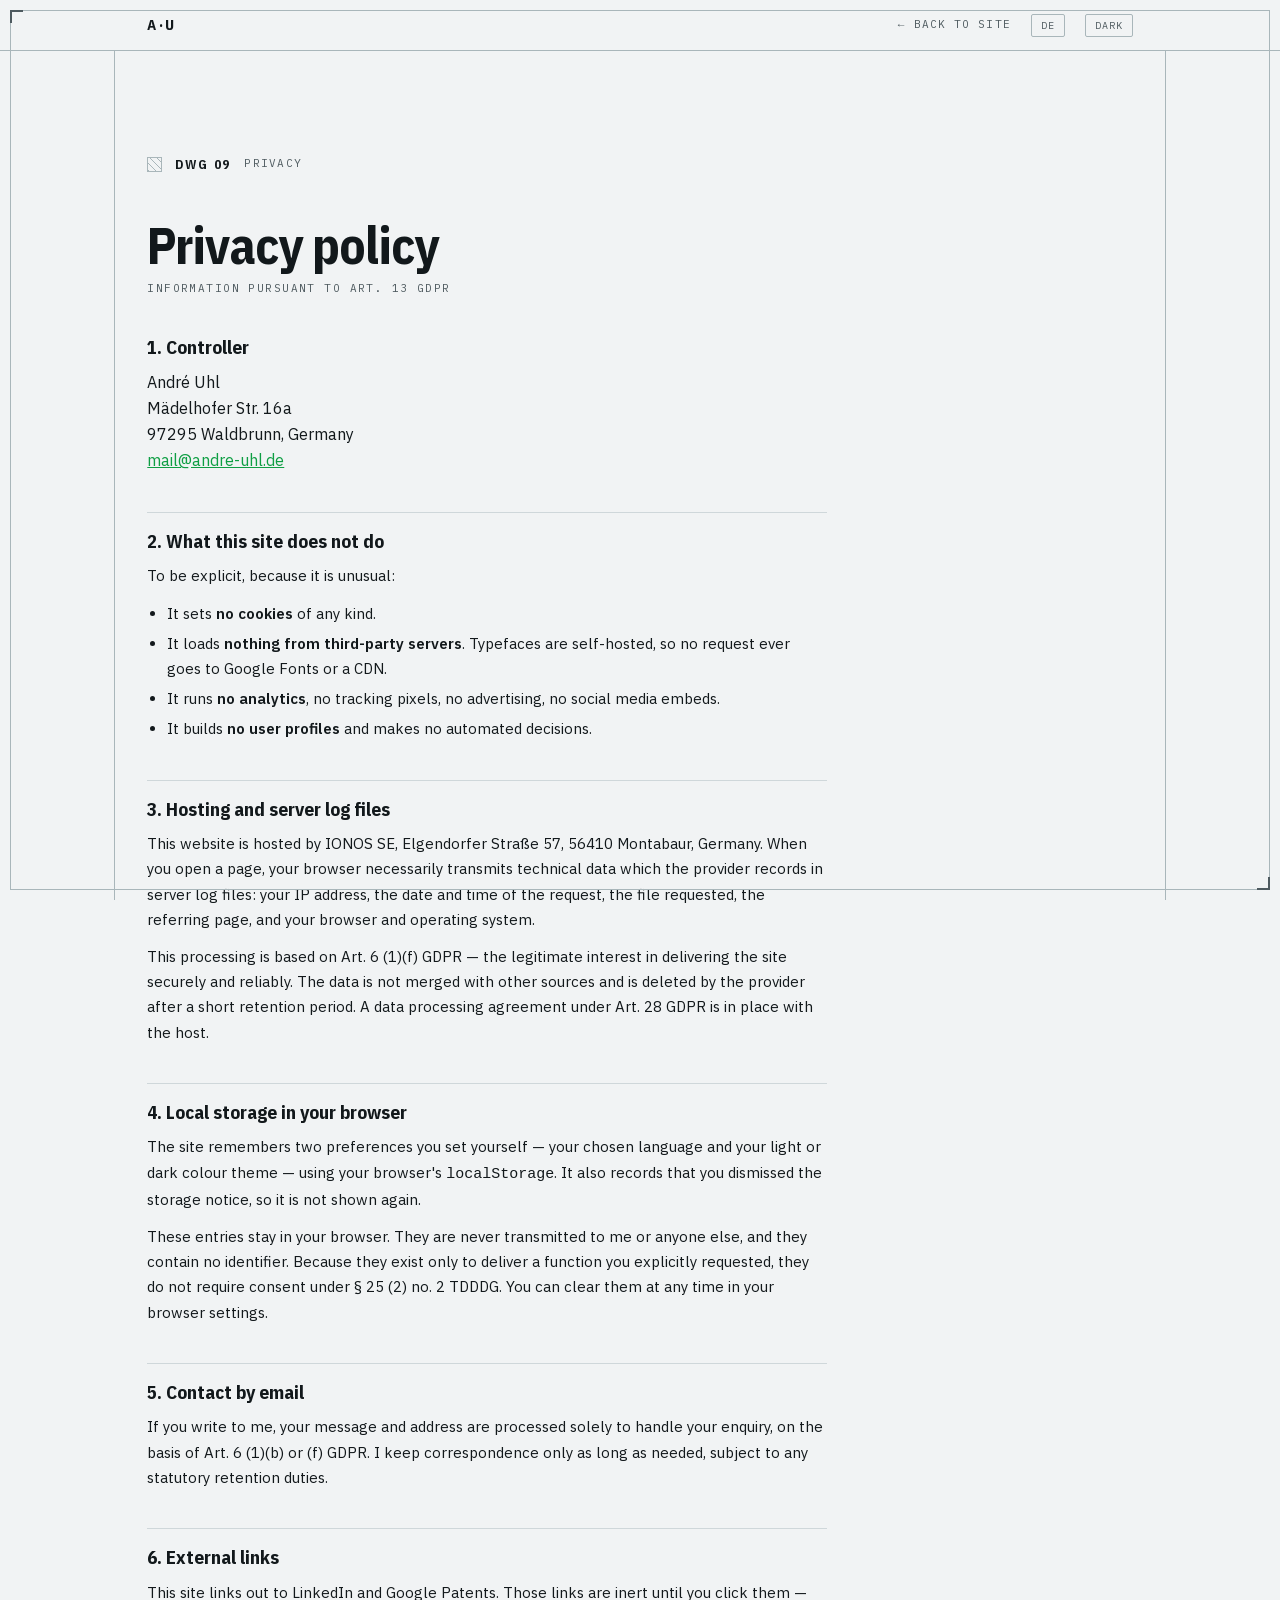
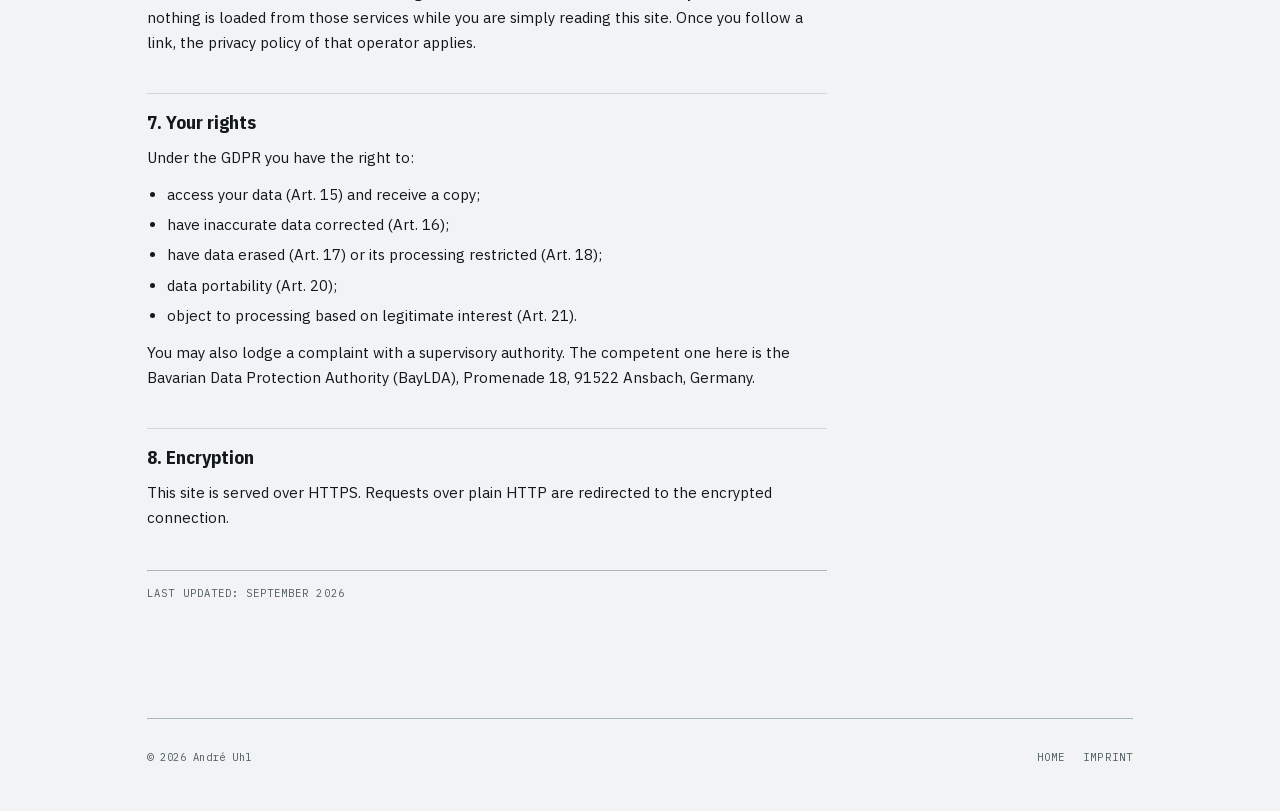
<file: datenschutz.html>
<!DOCTYPE html>
<html lang="en">
<head>
<meta charset="utf-8">
<meta name="viewport" content="width=device-width, initial-scale=1">
<title>Privacy — André Uhl</title>
<meta name="robots" content="index, nofollow">
<meta name="theme-color" content="#F1F3F4" media="(prefers-color-scheme: light)">
<meta name="theme-color" content="#0F1518" media="(prefers-color-scheme: dark)">
<link rel="icon" href="data:image/svg+xml,%3Csvg xmlns='http://www.w3.org/2000/svg' viewBox='0 0 64 64'%3E%3Crect width='64' height='64' fill='%230E9E43'/%3E%3Ctext x='32' y='45' font-family='monospace' font-size='30' font-weight='bold' text-anchor='middle' fill='white'%3EAU%3C/text%3E%3C/svg%3E">
<link rel="stylesheet" href="style.css?v=3">
<script>
(function () {
  try {
    var t = localStorage.getItem('au-theme');
    if (t === 'dark' || t === 'light') document.documentElement.setAttribute('data-theme', t);
  } catch (e) {}
})();
</script>
</head>
<body>

<span data-title-en="Privacy — André Uhl" data-title-de="Datenschutz — André Uhl" hidden></span>

<div class="rules" aria-hidden="true"><div class="rules-inner"><span></span></div></div>
<div class="sheet-frame" aria-hidden="true"></div>

<header id="hdr">
  <div class="bar">
    <span class="mark">A·U</span>
    <nav id="nav">
      <a href="index.html">← <span data-lang="en">Back to site</span><span data-lang="de" hidden>Zurück zur Website</span></a>
    </nav>
    <button class="toggle" id="langBtn" type="button" aria-label="Sprache wechseln / Switch language">DE</button>
    <button class="toggle" id="themeBtn" type="button" aria-label="Switch colour theme">Dark</button>
  </div>
</header>

<main class="wrap">
  <section>
    <div class="sheet-no"><em aria-hidden="true"></em><b>DWG 09</b>
      <i><span data-lang="en">Privacy</span><span data-lang="de" hidden>Datenschutz</span></i>
      <u aria-hidden="true"></u>
    </div>

    <!-- ---------------- ENGLISH ---------------- -->
    <div class="prose" data-lang="en">
      <h1>Privacy policy</h1>
      <p class="sub">Information pursuant to Art. 13 GDPR</p>

      <h2>1. Controller</h2>
      <address>
        André Uhl<br>
        Mädelhofer Str. 16a<br>
        97295 Waldbrunn, Germany<br>
        <a href="mailto:mail@andre-uhl.de">mail@andre-uhl.de</a>
      </address>

      <h2>2. What this site does not do</h2>
      <p>To be explicit, because it is unusual:</p>
      <ul>
        <li>It sets <strong>no cookies</strong> of any kind.</li>
        <li>It loads <strong>nothing from third-party servers</strong>. Typefaces are
          self-hosted, so no request ever goes to Google Fonts or a CDN.</li>
        <li>It runs <strong>no analytics</strong>, no tracking pixels, no advertising,
          no social media embeds.</li>
        <li>It builds <strong>no user profiles</strong> and makes no automated decisions.</li>
      </ul>

      <h2>3. Hosting and server log files</h2>
      <p>
        This website is hosted by IONOS SE, Elgendorfer Straße 57, 56410 Montabaur,
        Germany. When you open a page, your browser necessarily transmits technical
        data which the provider records in server log files: your IP address, the date
        and time of the request, the file requested, the referring page, and your
        browser and operating system.
      </p>
      <p>
        This processing is based on Art. 6 (1)(f) GDPR — the legitimate interest in
        delivering the site securely and reliably. The data is not merged with other
        sources and is deleted by the provider after a short retention period. A data
        processing agreement under Art. 28 GDPR is in place with the host.
      </p>

      <h2>4. Local storage in your browser</h2>
      <p>
        The site remembers two preferences you set yourself — your chosen language and
        your light or dark colour theme — using your browser's <code>localStorage</code>.
        It also records that you dismissed the storage notice, so it is not shown again.
      </p>
      <p>
        These entries stay in your browser. They are never transmitted to me or anyone
        else, and they contain no identifier. Because they exist only to deliver a
        function you explicitly requested, they do not require consent under
        § 25 (2) no. 2 TDDDG. You can clear them at any time in your browser settings.
      </p>

      <h2>5. Contact by email</h2>
      <p>
        If you write to me, your message and address are processed solely to handle
        your enquiry, on the basis of Art. 6 (1)(b) or (f) GDPR. I keep correspondence
        only as long as needed, subject to any statutory retention duties.
      </p>

      <h2>6. External links</h2>
      <p>
        This site links out to LinkedIn and Google Patents. Those links are inert until
        you click them — nothing is loaded from those services while you are simply
        reading this site. Once you follow a link, the privacy policy of that operator
        applies.
      </p>

      <h2>7. Your rights</h2>
      <p>Under the GDPR you have the right to:</p>
      <ul>
        <li>access your data (Art. 15) and receive a copy;</li>
        <li>have inaccurate data corrected (Art. 16);</li>
        <li>have data erased (Art. 17) or its processing restricted (Art. 18);</li>
        <li>data portability (Art. 20);</li>
        <li>object to processing based on legitimate interest (Art. 21).</li>
      </ul>
      <p>
        You may also lodge a complaint with a supervisory authority. The competent one
        here is the Bavarian Data Protection Authority (BayLDA), Promenade 18,
        91522 Ansbach, Germany.
      </p>

      <h2>8. Encryption</h2>
      <p>
        This site is served over HTTPS. Requests over plain HTTP are redirected to the
        encrypted connection.
      </p>

      <p class="updated">Last updated: September 2026</p>
    </div>

    <!-- ---------------- DEUTSCH ---------------- -->
    <div class="prose" data-lang="de" hidden>
      <h1>Datenschutzerklärung</h1>
      <p class="sub">Informationen gemäß Art. 13 DSGVO</p>

      <h2>1. Verantwortlicher</h2>
      <address>
        André Uhl<br>
        Mädelhofer Str. 16a<br>
        97295 Waldbrunn, Deutschland<br>
        <a href="mailto:mail@andre-uhl.de">mail@andre-uhl.de</a>
      </address>

      <h2>2. Was diese Website nicht tut</h2>
      <p>Ausdrücklich erwähnt, weil es unüblich ist:</p>
      <ul>
        <li>Sie setzt <strong>keinerlei Cookies</strong>.</li>
        <li>Sie lädt <strong>nichts von Servern Dritter</strong>. Die Schriftarten sind
          lokal eingebunden; es geht keine Anfrage an Google Fonts oder ein CDN.</li>
        <li>Sie verwendet <strong>keine Analyse-Tools</strong>, keine Zählpixel, keine
          Werbung und keine Social-Media-Einbindungen.</li>
        <li>Sie erstellt <strong>keine Nutzerprofile</strong> und trifft keine
          automatisierten Entscheidungen.</li>
      </ul>

      <h2>3. Hosting und Server-Logfiles</h2>
      <p>
        Diese Website wird gehostet von der IONOS SE, Elgendorfer Straße 57,
        56410 Montabaur. Beim Aufruf einer Seite überträgt Ihr Browser technisch
        notwendige Daten, die der Anbieter in Server-Logfiles protokolliert:
        IP-Adresse, Datum und Uhrzeit der Anfrage, die abgerufene Datei, die zuvor
        besuchte Seite sowie Browser und Betriebssystem.
      </p>
      <p>
        Rechtsgrundlage ist Art. 6 Abs. 1 lit. f DSGVO — das berechtigte Interesse an
        einem sicheren und zuverlässigen Betrieb der Website. Die Daten werden nicht
        mit anderen Quellen zusammengeführt und vom Anbieter nach kurzer Zeit gelöscht.
        Mit dem Hoster besteht ein Auftragsverarbeitungsvertrag nach Art. 28 DSGVO.
      </p>

      <h2>4. Lokale Speicherung in Ihrem Browser</h2>
      <p>
        Die Website merkt sich zwei von Ihnen selbst getroffene Einstellungen — die
        gewählte Sprache und das helle oder dunkle Farbschema — über den
        <code>localStorage</code> Ihres Browsers. Zusätzlich wird gespeichert, dass Sie
        den Hinweis zur Speicherung geschlossen haben, damit er nicht erneut erscheint.
      </p>
      <p>
        Diese Einträge verbleiben in Ihrem Browser. Sie werden weder an mich noch an
        Dritte übertragen und enthalten keine Kennung. Da sie ausschließlich der
        Bereitstellung einer von Ihnen ausdrücklich gewünschten Funktion dienen, ist
        hierfür keine Einwilligung nach § 25 Abs. 2 Nr. 2 TDDDG erforderlich. Sie
        können sie jederzeit in Ihren Browsereinstellungen löschen.
      </p>

      <h2>5. Kontaktaufnahme per E-Mail</h2>
      <p>
        Wenn Sie mir schreiben, werden Ihre Nachricht und Ihre Adresse ausschließlich
        zur Bearbeitung Ihrer Anfrage verarbeitet, auf Grundlage von Art. 6 Abs. 1
        lit. b bzw. f DSGVO. Die Korrespondenz wird nur so lange aufbewahrt, wie es
        erforderlich ist, vorbehaltlich gesetzlicher Aufbewahrungspflichten.
      </p>

      <h2>6. Externe Links</h2>
      <p>
        Diese Website verlinkt auf LinkedIn und Google Patents. Diese Links sind
        inaktiv, bis Sie sie anklicken — beim bloßen Lesen dieser Seite wird nichts von
        diesen Diensten geladen. Sobald Sie einem Link folgen, gilt die
        Datenschutzerklärung des jeweiligen Anbieters.
      </p>

      <h2>7. Ihre Rechte</h2>
      <p>Nach der DSGVO haben Sie das Recht auf:</p>
      <ul>
        <li>Auskunft über Ihre Daten (Art. 15) und eine Kopie davon;</li>
        <li>Berichtigung unrichtiger Daten (Art. 16);</li>
        <li>Löschung (Art. 17) oder Einschränkung der Verarbeitung (Art. 18);</li>
        <li>Datenübertragbarkeit (Art. 20);</li>
        <li>Widerspruch gegen eine auf berechtigtem Interesse beruhende Verarbeitung
          (Art. 21).</li>
      </ul>
      <p>
        Ihnen steht zudem ein Beschwerderecht bei einer Aufsichtsbehörde zu. Zuständig
        ist hier das Bayerische Landesamt für Datenschutzaufsicht (BayLDA),
        Promenade 18, 91522 Ansbach.
      </p>

      <h2>8. Verschlüsselung</h2>
      <p>
        Diese Website wird über HTTPS ausgeliefert. Aufrufe über unverschlüsseltes
        HTTP werden auf die verschlüsselte Verbindung umgeleitet.
      </p>

      <p class="updated">Stand: September 2026</p>
    </div>
  </section>

  <footer>
    <p>© <span id="yr">2026</span> André Uhl</p>
    <nav class="foot-links">
      <a href="index.html"><span data-lang="en">Home</span><span data-lang="de" hidden>Startseite</span></a>
      <a href="impressum.html"><span data-lang="en">Imprint</span><span data-lang="de" hidden>Impressum</span></a>
    </nav>
  </footer>
</main>

<script>document.getElementById('yr').textContent = new Date().getFullYear();</script>
<script src="legal.js"></script>

</body>
</html>
</file>
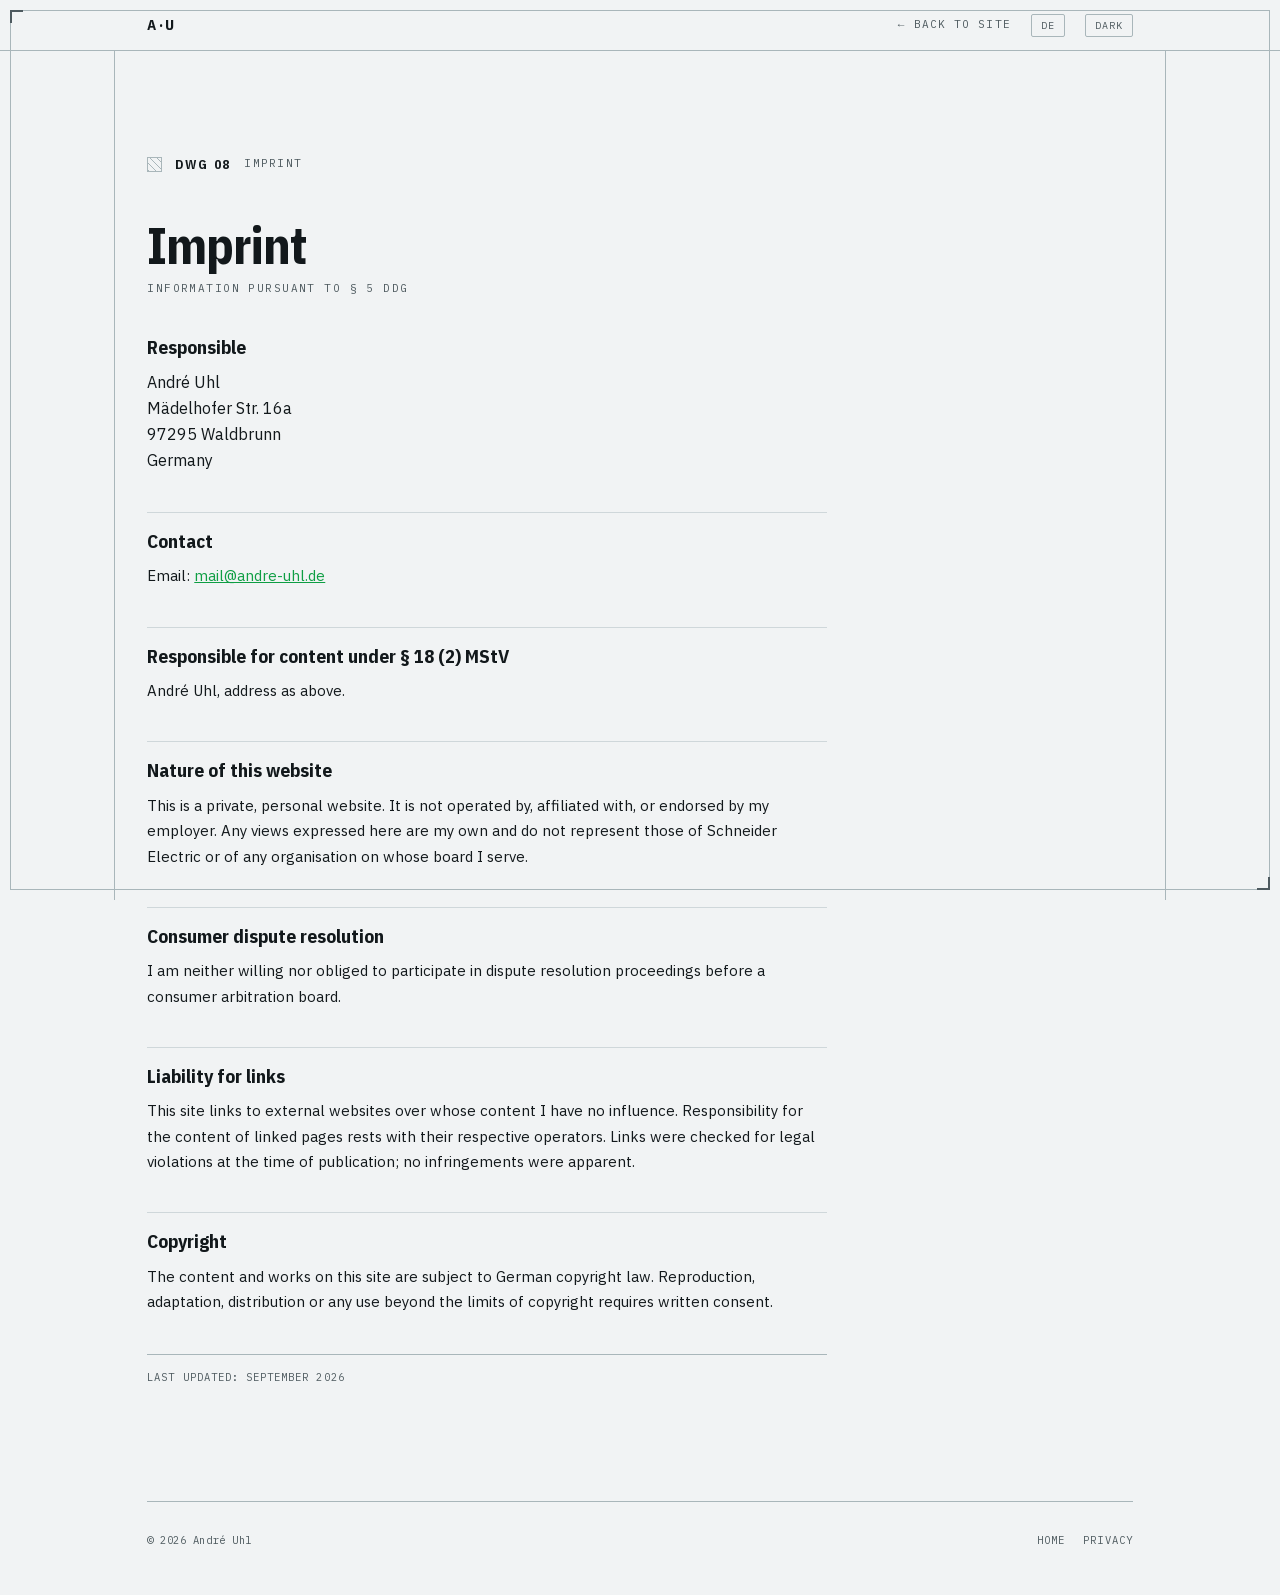
<file: impressum.html>
<!DOCTYPE html>
<html lang="en">
<head>
<meta charset="utf-8">
<meta name="viewport" content="width=device-width, initial-scale=1">
<title>Imprint — André Uhl</title>
<meta name="robots" content="index, nofollow">
<meta name="theme-color" content="#F1F3F4" media="(prefers-color-scheme: light)">
<meta name="theme-color" content="#0F1518" media="(prefers-color-scheme: dark)">
<link rel="icon" href="data:image/svg+xml,%3Csvg xmlns='http://www.w3.org/2000/svg' viewBox='0 0 64 64'%3E%3Crect width='64' height='64' fill='%230E9E43'/%3E%3Ctext x='32' y='45' font-family='monospace' font-size='30' font-weight='bold' text-anchor='middle' fill='white'%3EAU%3C/text%3E%3C/svg%3E">
<link rel="stylesheet" href="style.css?v=3">
<script>
(function () {
  try {
    var t = localStorage.getItem('au-theme');
    if (t === 'dark' || t === 'light') document.documentElement.setAttribute('data-theme', t);
  } catch (e) {}
})();
</script>
</head>
<body>

<span data-title-en="Imprint — André Uhl" data-title-de="Impressum — André Uhl" hidden></span>

<div class="rules" aria-hidden="true"><div class="rules-inner"><span></span></div></div>
<div class="sheet-frame" aria-hidden="true"></div>

<header id="hdr">
  <div class="bar">
    <span class="mark">A·U</span>
    <nav id="nav">
      <a href="index.html">← <span data-lang="en">Back to site</span><span data-lang="de" hidden>Zurück zur Website</span></a>
    </nav>
    <button class="toggle" id="langBtn" type="button" aria-label="Sprache wechseln / Switch language">DE</button>
    <button class="toggle" id="themeBtn" type="button" aria-label="Switch colour theme">Dark</button>
  </div>
</header>

<main class="wrap">
  <section>
    <div class="sheet-no"><em aria-hidden="true"></em><b>DWG 08</b>
      <i><span data-lang="en">Imprint</span><span data-lang="de" hidden>Impressum</span></i>
      <u aria-hidden="true"></u>
    </div>

    <!-- ---------------- ENGLISH ---------------- -->
    <div class="prose" data-lang="en">
      <h1>Imprint</h1>
      <p class="sub">Information pursuant to § 5 DDG</p>

      <h2>Responsible</h2>
      <address>
        André Uhl<br>
        Mädelhofer Str. 16a<br>
        97295 Waldbrunn<br>
        Germany
      </address>

      <h2>Contact</h2>
      <p>
        Email: <a href="mailto:mail@andre-uhl.de">mail@andre-uhl.de</a>
      </p>

      <h2>Responsible for content under § 18 (2) MStV</h2>
      <p>André Uhl, address as above.</p>

      <h2>Nature of this website</h2>
      <p>
        This is a private, personal website. It is not operated by, affiliated with,
        or endorsed by my employer. Any views expressed here are my own and do not
        represent those of Schneider Electric or of any organisation on whose board
        I serve.
      </p>

      <h2>Consumer dispute resolution</h2>
      <p>
        I am neither willing nor obliged to participate in dispute resolution
        proceedings before a consumer arbitration board.
      </p>

      <h2>Liability for links</h2>
      <p>
        This site links to external websites over whose content I have no influence.
        Responsibility for the content of linked pages rests with their respective
        operators. Links were checked for legal violations at the time of publication;
        no infringements were apparent.
      </p>

      <h2>Copyright</h2>
      <p>
        The content and works on this site are subject to German copyright law.
        Reproduction, adaptation, distribution or any use beyond the limits of
        copyright requires written consent.
      </p>

      <p class="updated">Last updated: September 2026</p>
    </div>

    <!-- ---------------- DEUTSCH ---------------- -->
    <div class="prose" data-lang="de" hidden>
      <h1>Impressum</h1>
      <p class="sub">Angaben gemäß § 5 DDG</p>

      <h2>Verantwortlich</h2>
      <address>
        André Uhl<br>
        Mädelhofer Str. 16a<br>
        97295 Waldbrunn<br>
        Deutschland
      </address>

      <h2>Kontakt</h2>
      <p>
        E-Mail: <a href="mailto:mail@andre-uhl.de">mail@andre-uhl.de</a>
      </p>

      <h2>Verantwortlich für den Inhalt nach § 18 Abs. 2 MStV</h2>
      <p>André Uhl, Anschrift wie oben.</p>

      <h2>Charakter dieser Website</h2>
      <p>
        Dies ist eine private, persönliche Website. Sie wird nicht von meinem
        Arbeitgeber betrieben, steht in keiner Verbindung zu ihm und wird von ihm
        nicht unterstützt. Geäußerte Ansichten sind meine eigenen und geben nicht
        die Position von Schneider Electric oder eines Gremiums wieder, dem ich
        angehöre.
      </p>

      <h2>Verbraucherstreitbeilegung</h2>
      <p>
        Ich bin nicht bereit und nicht verpflichtet, an Streitbeilegungsverfahren
        vor einer Verbraucherschlichtungsstelle teilzunehmen.
      </p>

      <h2>Haftung für Links</h2>
      <p>
        Diese Website verlinkt auf externe Websites, auf deren Inhalte ich keinen
        Einfluss habe. Für die Inhalte verlinkter Seiten ist stets deren jeweiliger
        Anbieter oder Betreiber verantwortlich. Die verlinkten Seiten wurden zum
        Zeitpunkt der Verlinkung auf mögliche Rechtsverstöße überprüft; rechtswidrige
        Inhalte waren nicht erkennbar.
      </p>

      <h2>Urheberrecht</h2>
      <p>
        Die durch den Seitenbetreiber erstellten Inhalte und Werke unterliegen dem
        deutschen Urheberrecht. Vervielfältigung, Bearbeitung, Verbreitung und jede
        Art der Verwertung außerhalb der Grenzen des Urheberrechts bedürfen der
        schriftlichen Zustimmung.
      </p>

      <p class="updated">Stand: September 2026</p>
    </div>
  </section>

  <footer>
    <p>© <span id="yr">2026</span> André Uhl</p>
    <nav class="foot-links">
      <a href="index.html"><span data-lang="en">Home</span><span data-lang="de" hidden>Startseite</span></a>
      <a href="datenschutz.html"><span data-lang="en">Privacy</span><span data-lang="de" hidden>Datenschutz</span></a>
    </nav>
  </footer>
</main>

<script>document.getElementById('yr').textContent = new Date().getFullYear();</script>
<script src="legal.js"></script>

</body>
</html>
</file>
<file: style.css>
/* ============================================================
   andre-uhl.de — "Engineered Grid"

   Fonts: IBM Plex (SIL Open Font License 1.1), self-hosted.
   No third-party requests are made by this page.
   ============================================================ */

@font-face {
  font-family: 'IBM Plex Mono';
  font-style: normal;
  font-weight: 400;
  font-display: swap;
  src: url('fonts/ibm-plex-mono-400.woff2') format('woff2');
  unicode-range: U+0000-00FF, U+0131, U+0152-0153, U+02BB-02BC, U+02C6, U+02DA, U+02DC, U+0304, U+0308, U+0329, U+2000-206F, U+20AC, U+2122, U+2191, U+2193, U+2212, U+2215, U+FEFF, U+FFFD;
}
@font-face {
  font-family: 'IBM Plex Mono';
  font-style: normal;
  font-weight: 500;
  font-display: swap;
  src: url('fonts/ibm-plex-mono-500.woff2') format('woff2');
  unicode-range: U+0000-00FF, U+0131, U+0152-0153, U+02BB-02BC, U+02C6, U+02DA, U+02DC, U+0304, U+0308, U+0329, U+2000-206F, U+20AC, U+2122, U+2191, U+2193, U+2212, U+2215, U+FEFF, U+FFFD;
}
@font-face {
  font-family: 'IBM Plex Mono';
  font-style: normal;
  font-weight: 600;
  font-display: swap;
  src: url('fonts/ibm-plex-mono-600.woff2') format('woff2');
  unicode-range: U+0000-00FF, U+0131, U+0152-0153, U+02BB-02BC, U+02C6, U+02DA, U+02DC, U+0304, U+0308, U+0329, U+2000-206F, U+20AC, U+2122, U+2191, U+2193, U+2212, U+2215, U+FEFF, U+FFFD;
}
@font-face {
  font-family: 'IBM Plex Sans';
  font-style: normal;
  font-weight: 400;
  font-display: swap;
  src: url('fonts/ibm-plex-sans-400.woff2') format('woff2');
  unicode-range: U+0000-00FF, U+0131, U+0152-0153, U+02BB-02BC, U+02C6, U+02DA, U+02DC, U+0304, U+0308, U+0329, U+2000-206F, U+20AC, U+2122, U+2191, U+2193, U+2212, U+2215, U+FEFF, U+FFFD;
}
@font-face {
  font-family: 'IBM Plex Sans';
  font-style: normal;
  font-weight: 500;
  font-display: swap;
  src: url('fonts/ibm-plex-sans-500.woff2') format('woff2');
  unicode-range: U+0000-00FF, U+0131, U+0152-0153, U+02BB-02BC, U+02C6, U+02DA, U+02DC, U+0304, U+0308, U+0329, U+2000-206F, U+20AC, U+2122, U+2191, U+2193, U+2212, U+2215, U+FEFF, U+FFFD;
}
@font-face {
  font-family: 'IBM Plex Sans';
  font-style: normal;
  font-weight: 600;
  font-display: swap;
  src: url('fonts/ibm-plex-sans-600.woff2') format('woff2');
  unicode-range: U+0000-00FF, U+0131, U+0152-0153, U+02BB-02BC, U+02C6, U+02DA, U+02DC, U+0304, U+0308, U+0329, U+2000-206F, U+20AC, U+2122, U+2191, U+2193, U+2212, U+2215, U+FEFF, U+FFFD;
}
@font-face {
  font-family: 'IBM Plex Sans Condensed';
  font-style: normal;
  font-weight: 600;
  font-display: swap;
  src: url('fonts/ibm-plex-sans-condensed-600.woff2') format('woff2');
  unicode-range: U+0000-00FF, U+0131, U+0152-0153, U+02BB-02BC, U+02C6, U+02DA, U+02DC, U+0304, U+0308, U+0329, U+2000-206F, U+20AC, U+2122, U+2191, U+2193, U+2212, U+2215, U+FEFF, U+FFFD;
}
@font-face {
  font-family: 'IBM Plex Sans Condensed';
  font-style: normal;
  font-weight: 700;
  font-display: swap;
  src: url('fonts/ibm-plex-sans-condensed-700.woff2') format('woff2');
  unicode-range: U+0000-00FF, U+0131, U+0152-0153, U+02BB-02BC, U+02C6, U+02DA, U+02DC, U+0304, U+0308, U+0329, U+2000-206F, U+20AC, U+2122, U+2191, U+2193, U+2212, U+2215, U+FEFF, U+FFFD;
}


*, *::before, *::after { box-sizing: border-box; }

:root {
  --paper:        #F1F3F4;
  --ink:          #12181B;
  --ink-soft:     #4E5A5F;
  --line:         #CFD7DA;
  --line-strong:  #A9B6BA;
  --accent:       #0E9E43;
  --accent-mark:  #3DCD58;
  --accent-wash:  rgba(14,158,67,.07);

  --sans: "IBM Plex Sans", ui-sans-serif, system-ui, -apple-system, "Segoe UI", Roboto, sans-serif;
  --cond: "IBM Plex Sans Condensed", "Arial Narrow", var(--sans);
  --mono: "IBM Plex Mono", ui-monospace, "SF Mono", Menlo, Consolas, monospace;

  --max:   1180px;
  --edge:  clamp(22px, 5vw, 76px);
  --inset: clamp(18px, 2.6vw, 38px);
  --pad:   calc(var(--edge) + var(--inset));
  --gap:   clamp(28px, 5vw, 60px);

  --hatch: repeating-linear-gradient(45deg, var(--line-strong) 0 1px, transparent 1px 5px);
}

@media (prefers-color-scheme: dark) {
  :root:not([data-theme="light"]) {
    --paper:       #0F1518;
    --ink:         #E7ECEE;
    --ink-soft:    #8B989E;
    --line:        #202A30;
    --line-strong: #35444B;
    --accent:      #4ED677;
    --accent-mark: #3DCD58;
    --accent-wash: rgba(78,214,119,.08);
  }
}
:root[data-theme="dark"] {
  --paper:       #0F1518;
  --ink:         #E7ECEE;
  --ink-soft:    #8B989E;
  --line:        #202A30;
  --line-strong: #35444B;
  --accent:      #4ED677;
  --accent-mark: #3DCD58;
  --accent-wash: rgba(78,214,119,.08);
}

html { -webkit-text-size-adjust: 100%; }

body {
  margin: 0; background: var(--paper); color: var(--ink);
  font-family: var(--sans); font-size: 16px; line-height: 1.62;
  -webkit-font-smoothing: antialiased;
}

/* ---------- sheet furniture ---------------------------------- */

.rules { position: fixed; inset: 0; z-index: 0; pointer-events: none; }
.rules-inner { height: 100%; max-width: var(--max); margin: 0 auto; padding: 0 var(--edge); display: grid; }
.rules-inner span {
  border-left: 1px solid var(--line-strong); border-right: 1px solid var(--line-strong);
  transform-origin: top center;
}

.sheet-frame { position: fixed; inset: 10px; z-index: 60; pointer-events: none; border: 1px solid var(--line-strong); }
.sheet-frame::before, .sheet-frame::after {
  content: ""; position: absolute; width: 13px; height: 13px; border: 0 solid var(--ink-soft);
}
.sheet-frame::before { top: -1px; left: -1px; border-top-width: 2px; border-left-width: 2px; }
.sheet-frame::after  { bottom: -1px; right: -1px; border-bottom-width: 2px; border-right-width: 2px; }

.xhair { position: fixed; inset: 0; z-index: 58; pointer-events: none; opacity: 0; transition: opacity .35s ease; }
.xhair.on { opacity: 1; }
.xh-v { position: absolute; top: 0; bottom: 0; left: 0; width: 1px; background: var(--line-strong); will-change: transform; }
.xh-h { position: absolute; left: 0; right: 0; top: 0; height: 1px; background: var(--line-strong); will-change: transform; }
.xh-r {
  position: absolute; left: 0; top: 0; will-change: transform;
  font-family: var(--mono); font-size: 9.5px; letter-spacing: .09em;
  color: var(--ink-soft); background: var(--paper);
  border: 1px solid var(--line); padding: 2px 6px; white-space: nowrap;
  font-variant-numeric: tabular-nums;
}

.gauge { position: fixed; right: 26px; top: 96px; bottom: 96px; z-index: 55; width: 34px; pointer-events: none; display: none; }
.gauge-track { position: absolute; right: 6px; top: 0; bottom: 0; width: 1px; background: var(--line-strong); }
.gauge-tick  { position: absolute; right: 2px; top: 0; width: 9px; height: 14px; border-right: 2px solid var(--accent); border-top: 1px solid var(--accent); border-bottom: 1px solid var(--accent); }
.gauge-pct {
  position: absolute; right: 18px; top: 0; margin-top: -3px;
  font-family: var(--mono); font-size: 10px; letter-spacing: .06em; color: var(--ink-soft);
  font-variant-numeric: tabular-nums; writing-mode: vertical-rl; text-orientation: sideways;
}
@media (min-width: 1360px) { .gauge { display: block; } }

.wrap { position: relative; z-index: 1; max-width: var(--max); margin: 0 auto; padding: 0 var(--pad); }

/* ---------- typographic primitives --------------------------- */

.tnum { font-variant-numeric: tabular-nums; }
a { color: inherit; }

.link {
  font-family: var(--mono); font-size: 12px; font-weight: 500;
  letter-spacing: .08em; text-transform: uppercase; text-decoration: none; color: var(--ink);
  border-bottom: 1px solid var(--line-strong); padding-bottom: 3px;
  transition: color .18s ease, border-color .18s ease;
}
.link:hover, .link:focus-visible { color: var(--accent); border-color: var(--accent); }

:focus-visible { outline: 2px solid var(--accent); outline-offset: 3px; }

.skip {
  position: absolute; left: -9999px; top: 0; z-index: 80;
  background: var(--paper); border: 1px solid var(--accent); padding: 9px 14px;
  font-family: var(--mono); font-size: 11px; text-transform: uppercase; letter-spacing: .1em; text-decoration: none;
}
.skip:focus { left: 14px; top: 14px; }

/* ---------- header ------------------------------------------- */

header { position: sticky; top: 0; z-index: 50; background: var(--paper); border-bottom: 1px solid var(--line-strong); }
.bar { max-width: var(--max); margin: 0 auto; padding: 13px var(--pad); display: flex; align-items: center; gap: 20px; transition: padding .25s ease; }
header.condensed .bar { padding-top: 7px; padding-bottom: 7px; }
.mark { font-family: var(--cond); font-weight: 700; font-size: 15px; letter-spacing: .16em; margin-right: auto; }

nav { display: flex; gap: 18px; }
nav a {
  position: relative; font-family: var(--mono); font-size: 11px; letter-spacing: .1em;
  text-transform: uppercase; text-decoration: none; color: var(--ink-soft); transition: color .2s ease;
}
nav a::after {
  content: ""; position: absolute; left: 0; right: 0; bottom: -5px; height: 1px;
  background: var(--accent); transform: scaleX(0); transform-origin: left; transition: transform .25s ease;
}
nav a:hover, nav a:focus-visible { color: var(--accent); }
nav a.on { color: var(--ink); }
nav a.on::after { transform: scaleX(1); }

.toggle {
  font-family: var(--mono); font-size: 10px; letter-spacing: .1em; text-transform: uppercase;
  color: var(--ink-soft); background: transparent; border: 1px solid var(--line-strong);
  padding: 4px 9px; cursor: pointer; border-radius: 2px;
  transition: color .18s ease, border-color .18s ease;
}
.toggle:hover { color: var(--accent); border-color: var(--accent); }

@media (max-width: 900px) { nav { display: none; } }

/* ---------- section scaffolding ------------------------------ */

section { scroll-margin-top: 64px; padding: clamp(56px, 8vw, 108px) 0; }
section + section { border-top: 1px solid var(--line-strong); }

.sheet-no { display: flex; align-items: center; gap: 13px; margin-bottom: clamp(26px, 4vw, 44px); }
.sheet-no em { width: 15px; height: 15px; border: 1px solid var(--line-strong); background-image: var(--hatch); flex: none; }
.sheet-no b { font-family: var(--cond); font-weight: 700; font-size: 13px; letter-spacing: .14em; }
.sheet-no i { font-family: var(--mono); font-style: normal; font-size: 11px; letter-spacing: .12em; text-transform: uppercase; color: var(--ink-soft); }
.sheet-no u {
  flex: 1; height: 6px; text-decoration: none;
  border-top: 1px solid var(--line-strong);
  background: linear-gradient(90deg, var(--line-strong) 1px, transparent 1px) 0 0 / 24px 5px repeat-x;
  transform-origin: left center;
}

.lede { max-width: 62ch; color: var(--ink-soft); font-size: 15px; margin: 0; }
.lede + .lede { margin-top: 14px; }

/* ---------- hero --------------------------------------------- */

.hero { padding-top: clamp(44px, 6vw, 78px); }

h1 { margin: 0; font-size: clamp(3.2rem, 13vw, 8rem); line-height: .9; }
h1 .n { position: relative; display: inline-block; font-family: var(--cond); font-weight: 700; letter-spacing: -.025em; }
h1 .ext { position: absolute; inset: 0; pointer-events: none; opacity: 0; transition: opacity .3s ease; }
h1 .n:hover .ext { opacity: 1; }
h1 .ext i { position: absolute; top: -14px; bottom: -22px; width: 1px; background: var(--accent); }
h1 .ext i:first-child { left: 0; }
h1 .ext i:last-of-type { right: 0; }
h1 .ext b {
  position: absolute; left: 50%; bottom: -40px; transform: translateX(-50%);
  font-family: var(--mono); font-size: 10px; font-weight: 500; letter-spacing: .1em;
  color: var(--accent); background: var(--paper); padding: 0 7px; white-space: nowrap; font-variant-numeric: tabular-nums;
}

.dim { margin: 26px 0 30px; }
.dim-line { position: relative; height: 1px; background: var(--line-strong); transform-origin: left center; }
.dim-line::before, .dim-line::after { content: ""; position: absolute; top: -5px; width: 1px; height: 11px; background: var(--line-strong); }
.dim-line::before { left: 0; }
.dim-line::after  { right: 0; }
.dim-label {
  display: block; margin-top: 9px;
  font-family: var(--mono); font-size: 10.5px; letter-spacing: .16em;
  text-transform: uppercase; color: var(--ink-soft);
}

.pitch { max-width: 54ch; font-size: 17.5px; margin: 0 0 32px; }
.hero-actions { display: flex; flex-wrap: wrap; gap: 22px; }

.idstrip {
  position: relative; margin: clamp(40px, 6vw, 60px) 0 0;
  display: grid; grid-template-columns: repeat(4, 1fr); border: 1px solid var(--line-strong);
}
.idstrip > div { padding: 13px 15px; border-left: 1px solid var(--line); display: grid; gap: 5px; }
.idstrip > div:first-child { border-left: 0; }
.idstrip dt { font-family: var(--mono); font-size: 10px; letter-spacing: .12em; text-transform: uppercase; color: var(--ink-soft); }
.idstrip dd { margin: 0; font-family: var(--cond); font-weight: 600; font-size: 15.5px; line-height: 1.25; }
@media (max-width: 900px) {
  .idstrip { grid-template-columns: repeat(2, 1fr); }
  .idstrip > div:nth-child(3) { border-left: 0; }
  .idstrip > div:nth-child(n+3) { border-top: 1px solid var(--line); }
}
@media (max-width: 480px) {
  .idstrip { grid-template-columns: 1fr; }
  .idstrip > div { border-left: 0; }
  .idstrip > div + div { border-top: 1px solid var(--line); }
}

/* corner registration ticks */
.reg { position: relative; }
.reg::before, .reg::after { content: ""; position: absolute; width: 9px; height: 9px; border: 0 solid var(--ink-soft); }
.reg::before { top: -1px; left: -1px; border-top-width: 2px; border-left-width: 2px; }
.reg::after  { bottom: -1px; right: -1px; border-bottom-width: 2px; border-right-width: 2px; }

/* ---------- metrics ------------------------------------------ */

.metrics { margin-top: 22px; display: grid; grid-template-columns: repeat(4, minmax(0, 1fr)); border: 1px solid var(--line-strong); }
.metrics > div { padding: 17px 15px; border-left: 1px solid var(--line); display: grid; gap: 7px; align-content: start; }
.metrics > div:first-child { border-left: 0; }
.metrics b {
  font-family: var(--cond); font-weight: 700; font-size: clamp(1.25rem, 2.35vw, 1.7rem);
  line-height: 1.05; letter-spacing: -.015em; font-variant-numeric: tabular-nums;
  text-wrap: balance;
}
.metrics span { font-family: var(--mono); font-size: 10px; letter-spacing: .11em; text-transform: uppercase; color: var(--ink-soft); line-height: 1.5; }
@media (max-width: 900px) {
  .metrics { grid-template-columns: repeat(2, 1fr); }
  .metrics > div:nth-child(3) { border-left: 0; }
  .metrics > div:nth-child(n+3) { border-top: 1px solid var(--line); }
}
@media (max-width: 460px) {
  .metrics { grid-template-columns: 1fr; }
  .metrics > div { border-left: 0; }
  .metrics > div + div { border-top: 1px solid var(--line); }
}

/* ---------- parts list --------------------------------------- */

.plist { margin-top: 30px; border-top: 1px solid var(--line-strong); }

.prow {
  position: relative; display: grid; gap: 5px 22px;
  grid-template-columns: 74px minmax(0, 1fr);
  padding: 21px 34px 21px 0; border-bottom: 1px solid var(--line);
  transition: background .2s ease, padding-left .2s ease;
}
@media (min-width: 900px) {
  .prow { grid-template-columns: 74px minmax(0, 1fr) minmax(0, 1.35fr) 128px; align-items: baseline; }
  .p-spec { grid-column: 3; }
}
.prow::before {
  content: ""; position: absolute; left: 0; top: 0; bottom: -1px; width: 3px;
  background-image: var(--hatch); background-color: var(--accent-wash);
  transform: scaleY(0); transform-origin: top; transition: transform .24s ease;
}
.prow:hover, .prow:focus-within { background: var(--accent-wash); padding-left: 15px; }
.prow:hover::before, .prow:focus-within::before { transform: scaleY(1); }

.p-item { font-family: var(--mono); font-size: 11.5px; letter-spacing: .06em; color: var(--ink-soft); font-variant-numeric: tabular-nums; }
.p-name { font-family: var(--cond); font-weight: 700; font-size: 23px; line-height: 1.15; }
.p-desc { color: var(--ink-soft); font-size: 14.5px; }
.p-spec { font-family: var(--mono); font-size: 10px; letter-spacing: .1em; text-transform: uppercase; color: var(--ink-soft); opacity: .85; }
.p-stat { font-family: var(--mono); font-size: 10.5px; letter-spacing: .1em; text-transform: uppercase; color: var(--accent); }

@media (max-width: 899px) {
  .p-name, .p-desc, .p-spec, .p-stat { grid-column: 2; }
  .p-item { grid-row: span 4; }
}

/* ---------- capability list ---------------------------------- */

.caps { margin: clamp(38px, 5vw, 58px) 0 0; border-top: 1px solid var(--line-strong); }
.cap { display: grid; gap: 2px 20px; grid-template-columns: 210px minmax(0, 1fr); padding: 13px 0; border-bottom: 1px solid var(--line); }
.cap dt { font-family: var(--mono); font-size: 11px; letter-spacing: .1em; text-transform: uppercase; color: var(--accent); }
.cap dd { margin: 0; font-size: 14.5px; color: var(--ink-soft); }
@media (max-width: 680px) { .cap { grid-template-columns: 1fr; } }

/* ---------- timeline ----------------------------------------- */

.tl { margin-top: 30px; }
.trow {
  position: relative; display: grid; gap: 5px 26px;
  grid-template-columns: 132px minmax(0, 1fr);
  padding: 20px 0 20px 26px; border-left: 1px solid var(--line-strong);
}
.trow::before {
  content: ""; position: absolute; left: -4px; top: 28px;
  width: 7px; height: 7px; background: var(--paper); border: 1px solid var(--line-strong);
}
.trow.now::before { background: var(--accent-mark); border-color: var(--accent-mark); }
.trow.edu { border-left-style: dashed; }
.t-year { font-family: var(--mono); font-size: 11.5px; letter-spacing: .05em; color: var(--ink-soft); font-variant-numeric: tabular-nums; padding-top: 4px; }
.t-role { font-family: var(--cond); font-weight: 700; font-size: 20px; line-height: 1.25; display: block; }
.t-org  { font-size: 14px; color: var(--ink-soft); display: block; margin-top: 2px; }
.t-note { font-size: 14.5px; margin-top: 7px; display: block; max-width: 62ch; }
@media (max-width: 680px) { .trow { grid-template-columns: 1fr; } }

/* ---------- patents ------------------------------------------ */

.pats { margin-top: 30px; display: grid; gap: 22px; grid-template-columns: repeat(2, minmax(0, 1fr)); }
@media (max-width: 880px) { .pats { grid-template-columns: 1fr; } }

.pat { border: 1px solid var(--line-strong); padding: 22px 22px 20px; display: grid; gap: 13px; align-content: start; text-decoration: none; transition: background .2s ease; }
.pat:hover, .pat:focus-visible { background: var(--accent-wash); }
.pat-no { font-family: var(--cond); font-weight: 700; font-size: clamp(1.55rem, 3.4vw, 2.2rem); line-height: 1; letter-spacing: -.01em; }
.pat-title { font-size: 15.5px; line-height: 1.4; font-weight: 500; }
.pat-sum { margin: 0; font-size: 14px; color: var(--ink-soft); }
.pat-meta { margin: 0; display: grid; grid-template-columns: 88px minmax(0, 1fr); font-family: var(--mono); font-size: 10.5px; letter-spacing: .05em; border-top: 1px solid var(--line); }
.pat-meta dt { padding: 7px 10px 7px 0; color: var(--ink-soft); text-transform: uppercase; border-bottom: 1px solid var(--line); }
.pat-meta dd { margin: 0; padding: 7px 0; border-bottom: 1px solid var(--line); overflow-wrap: anywhere; font-variant-numeric: tabular-nums; }
.pat-go { font-family: var(--mono); font-size: 10.5px; letter-spacing: .1em; text-transform: uppercase; color: var(--accent); }

/* ---------- contact + title block ---------------------------- */

.contact-grid { display: grid; gap: var(--gap); grid-template-columns: minmax(0, 1fr) minmax(280px, 372px); align-items: start; }
@media (max-width: 880px) { .contact-grid { grid-template-columns: 1fr; } }

.tblock { border: 1px solid var(--line-strong); }
.tblock dl { margin: 0; display: grid; grid-template-columns: 92px minmax(0, 1fr); font-family: var(--mono); font-size: 11px; letter-spacing: .05em; }
.tblock dt, .tblock dd { margin: 0; padding: 9px 12px; border-top: 1px solid var(--line); overflow-wrap: anywhere; }
.tblock dt { color: var(--ink-soft); text-transform: uppercase; border-right: 1px solid var(--line); }
.tblock dt:first-of-type, .tblock dt:first-of-type + dd { border-top: 0; }

.contact-links { display: grid; gap: 15px; margin-top: 28px; justify-items: start; }

footer { border-top: 1px solid var(--line-strong); padding: 30px 0 46px; display: flex; flex-wrap: wrap; gap: 14px 34px; align-items: center; }
footer p { margin: 0; font-family: var(--mono); font-size: 10.5px; letter-spacing: .05em; color: var(--ink-soft); }

.foot-links { display: flex; flex-wrap: wrap; gap: 18px; margin-left: auto; }
.foot-links a, .foot-links button {
  font-family: var(--mono); font-size: 10.5px; letter-spacing: .1em; text-transform: uppercase;
  color: var(--ink-soft); text-decoration: none; background: none; border: 0; padding: 0;
  cursor: pointer; transition: color .18s ease;
}
.foot-links a:hover, .foot-links button:hover,
.foot-links a:focus-visible, .foot-links button:focus-visible { color: var(--accent); }

/* ---------- consent notice ----------------------------------- */

.consent {
  position: fixed; left: 20px; right: 20px; bottom: 20px; z-index: 70;
  max-width: 560px; margin: 0 auto;
  background: var(--paper); border: 1px solid var(--ink-soft);
  padding: 20px 22px; display: grid; gap: 13px;
  box-shadow: 0 6px 34px rgba(0,0,0,.13);
}
.consent[hidden] { display: none; }
.consent h2 {
  margin: 0; font-family: var(--mono); font-size: 10.5px; font-weight: 600;
  letter-spacing: .14em; text-transform: uppercase; color: var(--ink-soft);
}
.consent p { margin: 0; font-size: 14px; line-height: 1.55; }
.consent-actions { display: flex; flex-wrap: wrap; gap: 10px; align-items: center; }
.btn {
  font-family: var(--mono); font-size: 11px; font-weight: 500; letter-spacing: .1em;
  text-transform: uppercase; padding: 9px 16px; cursor: pointer;
  border: 1px solid var(--ink); background: var(--ink); color: var(--paper);
  transition: opacity .18s ease;
}
.btn:hover { opacity: .82; }
.btn-ghost { background: transparent; color: var(--ink); border-color: var(--line-strong); }
.btn-ghost:hover { border-color: var(--accent); color: var(--accent); opacity: 1; }
.consent a { color: var(--accent); }

@media (prefers-reduced-motion: no-preference) {
  @keyframes consentIn { from { opacity: 0; transform: translateY(16px); } }
  .consent { animation: consentIn .45s cubic-bezier(.2,.75,.25,1); }
}

/* ---------- motion (opt-in only) ----------------------------- */

@media (prefers-reduced-motion: no-preference) {
  html { scroll-behavior: smooth; }

  @keyframes rise { from { opacity: 0; transform: translateY(14px); } }
  @keyframes grow { from { transform: scaleX(0); } }
  @keyframes drop { from { transform: scaleY(0); } }
  @keyframes fade { from { opacity: 0; } }

  .rules-inner span { animation: drop 1s cubic-bezier(.3,.8,.3,1) backwards .04s; }

  h1 .n         { animation: rise .66s cubic-bezier(.2,.75,.25,1) backwards .16s; }
  .dim-line     { animation: grow .8s cubic-bezier(.3,.8,.3,1) backwards .36s; }
  .dim-label    { animation: fade .5s ease backwards .86s; }
  .pitch        { animation: rise .62s cubic-bezier(.2,.75,.25,1) backwards .42s; }
  .hero-actions { animation: rise .62s cubic-bezier(.2,.75,.25,1) backwards .52s; }
  .idstrip      { animation: rise .62s cubic-bezier(.2,.75,.25,1) backwards .60s; }
  .metrics      { animation: rise .62s cubic-bezier(.2,.75,.25,1) backwards .68s; }

  .sheet-no u { transform: scaleX(0); transition: transform .85s cubic-bezier(.3,.8,.3,1); }
  .sheet-no.seen u { transform: scaleX(1); }
}

/* ---------- legal / prose pages ------------------------------ */

.prose { max-width: 68ch; }
.prose h1 {
  font-family: var(--cond); font-weight: 700; font-size: clamp(2.1rem, 6vw, 3.2rem);
  line-height: 1.02; letter-spacing: -.02em; margin: 0 0 8px;
}
.prose .sub {
  font-family: var(--mono); font-size: 11px; letter-spacing: .13em;
  text-transform: uppercase; color: var(--ink-soft); margin: 0 0 34px;
}
.prose h2 {
  font-family: var(--cond); font-weight: 700; font-size: 19px; line-height: 1.3;
  margin: 38px 0 10px; padding-top: 16px; border-top: 1px solid var(--line);
}
.prose h2:first-of-type { border-top: 0; padding-top: 0; }
.prose h3 {
  font-family: var(--mono); font-size: 11px; font-weight: 600; letter-spacing: .12em;
  text-transform: uppercase; color: var(--ink-soft); margin: 22px 0 6px;
}
.prose p, .prose li { font-size: 15px; line-height: 1.68; margin: 0 0 12px; }
.prose ul { margin: 0 0 12px; padding-left: 20px; }
.prose li { margin-bottom: 5px; }
.prose a { color: var(--accent); }
.prose address { font-style: normal; margin: 0 0 12px; }
.prose .fill {
  font-family: var(--mono); font-size: 12px; letter-spacing: .04em; color: var(--ink-soft);
  border: 1px dashed var(--line-strong); border-radius: 2px; padding: 1px 7px;
  display: inline-block;
}
.prose .updated {
  margin-top: 40px; padding-top: 14px; border-top: 1px solid var(--line-strong);
  font-family: var(--mono); font-size: 10.5px; letter-spacing: .1em;
  text-transform: uppercase; color: var(--ink-soft);
}
[data-lang][hidden] { display: none !important; }

/* ---------- domain diagrams ---------------------------------- */

.dgrid {
  margin-top: 30px; display: grid; gap: 1px;
  grid-template-columns: repeat(auto-fill, minmax(212px, 1fr));
  background: var(--line); border: 1px solid var(--line-strong);
}
.dcard {
  background: var(--paper); padding: 18px 18px 17px;
  display: grid; gap: 11px; align-content: start;
  transition: background .2s ease;
}
.dcard:hover { background: var(--accent-wash); }
.dcard figure { margin: 0; }
.dcard svg { display: block; width: 100%; height: auto; overflow: visible; }
.dcard h3 { font-family: var(--cond); font-weight: 700; font-size: 16.5px; line-height: 1.2; margin: 0; }
.dcard p {
  font-family: var(--mono); font-size: 9.5px; letter-spacing: .1em;
  text-transform: uppercase; color: var(--ink-soft); margin: 0; line-height: 1.5;
}

/* diagram primitives */
.d      { fill: none; stroke-linecap: round; stroke-linejoin: round; }
.ln     { stroke: var(--ink-soft); stroke-width: 1.3; }
.ac     { stroke: var(--accent); stroke-width: 1.6; }
.dash   { stroke-dasharray: 3 3.5; }
.dot    { fill: var(--ink-soft); stroke: none; }
.dotac  { fill: var(--accent); stroke: none; }
.wash   { fill: var(--accent-wash); stroke: none; }

/* ---------- domain banner image ------------------------------ */

.dbanner { margin: 26px 0 0; border: 1px solid var(--line-strong); overflow: hidden; }
.dbanner img { display: block; width: 100%; height: auto; }

/* The source image is bright; hold it back a little on the dark ground. */
:root[data-theme="dark"] .dbanner img { filter: brightness(.82) contrast(1.04); }
@media (prefers-color-scheme: dark) {
  :root:not([data-theme="light"]) .dbanner img { filter: brightness(.82) contrast(1.04); }
}

/* On a phone the full frame is mostly empty sky, so crop to one subject —
   the arm or the humanoid, chosen per visit. */
@media (max-width: 760px) {
  /* A taller box crops harder horizontally under object-fit:cover — at 340px
     only ~57% of the frame is visible, enough to isolate one subject. */
  .dbanner img { height: 340px; object-fit: cover; object-position: 50% 50%; }
  .dbanner.crop-arm img      { object-position: 2% 56%; }
  .dbanner.crop-humanoid img { object-position: 97% 46%; }
}
</file>
